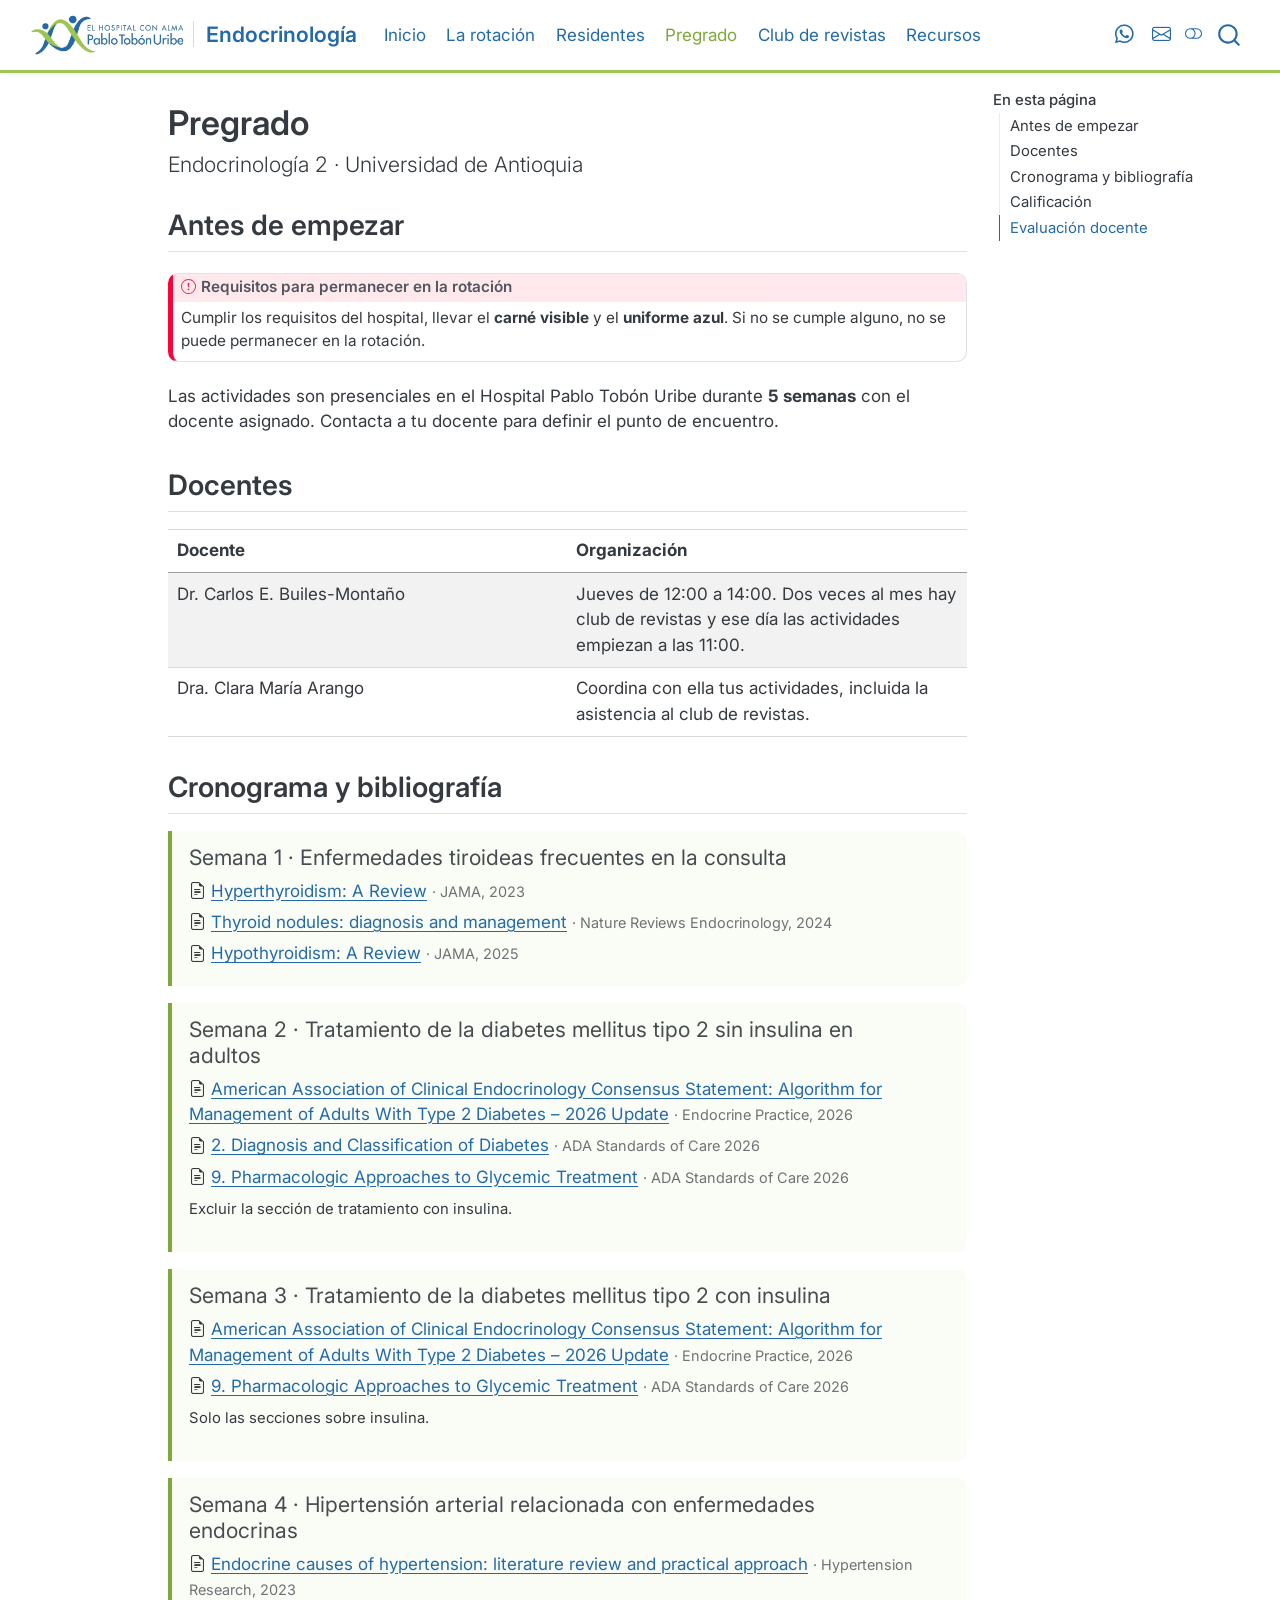
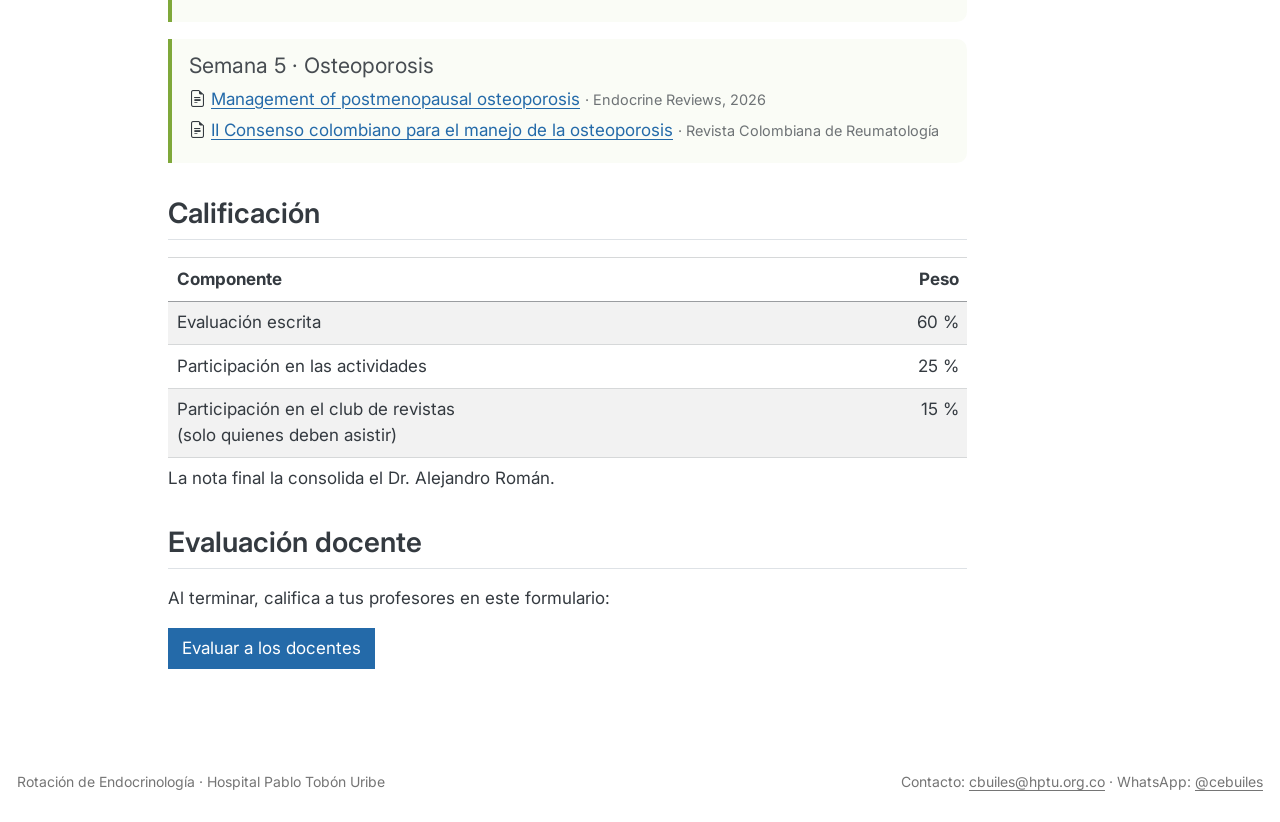
<file: pregrado.html>
<!DOCTYPE html>
<html xmlns="http://www.w3.org/1999/xhtml" lang="es" xml:lang="es"><head>

<meta charset="utf-8">
<meta name="generator" content="quarto-1.11.9">

<meta name="viewport" content="width=device-width, initial-scale=1.0, user-scalable=yes">


<title>Pregrado – Endocrino HPTU</title>
<style>
/* Default styles provided by pandoc.
** See https://pandoc.org/MANUAL.html#variables-for-html for config info.
*/
span.smallcaps{font-variant: small-caps;}
div.columns{display: flex; gap: 1.5em;}
div.column{flex: auto;}
@media screen {
div.columns{gap: min(4vw, 1.5em);}
div.column{overflow-x: auto;}
}
div.hanging-indent{margin-left: 1.5em; text-indent: -1.5em;}
ul.task-list{list-style: none;}
ul.task-list li input[type="checkbox"] {
  width: 0.8em;
  margin: 0 0.8em 0.2em -1em; /* quarto-specific, see https://github.com/quarto-dev/quarto-cli/issues/4556 */ 
  vertical-align: middle;
}
</style>


<script src="site_libs/quarto-nav/quarto-nav.js"></script>
<script src="site_libs/quarto-nav/headroom.min.js"></script>
<script src="site_libs/clipboard/clipboard.min.js"></script>
<script src="site_libs/quarto-search/autocomplete.umd.js"></script>
<script src="site_libs/quarto-search/fuse.min.js"></script>
<script src="site_libs/quarto-search/quarto-search.js"></script>
<meta name="quarto:offset" content="./">
<link href="./assets/icono-hptu.png" rel="icon" type="image/png">
<script src="site_libs/quarto-html/quarto.js" type="module"></script>
<script src="site_libs/quarto-html/tabsets/tabsets.js" type="module"></script>
<script src="site_libs/quarto-html/scrollable-regions/scrollable-regions.js" type="module"></script>
<script src="site_libs/quarto-html/popper.min.js"></script>
<script src="site_libs/quarto-html/tippy.umd.min.js"></script>
<script src="site_libs/quarto-html/anchor.min.js"></script>
<link href="site_libs/quarto-html/tippy.css" rel="stylesheet">
<link href="site_libs/quarto-html/quarto-syntax-highlighting-63b5708e65d6cd79cd7618c58d0c21e7.css" rel="stylesheet" class="quarto-color-scheme" id="quarto-text-highlighting-styles">
<link href="site_libs/quarto-html/quarto-syntax-highlighting-dark-447e42e69aaa9833c0ba1b986f430b20.css" rel="stylesheet" class="quarto-color-scheme quarto-color-alternate" id="quarto-text-highlighting-styles">
<link href="site_libs/quarto-html/quarto-syntax-highlighting-63b5708e65d6cd79cd7618c58d0c21e7.css" rel="stylesheet" class="quarto-color-scheme-extra" id="quarto-text-highlighting-styles">
<script src="site_libs/bootstrap/bootstrap.min.js"></script>
<link href="site_libs/bootstrap/bootstrap-icons.css" rel="stylesheet">
<link href="site_libs/bootstrap/bootstrap-77be9d37ddf85805569cbe0b7a4ace88.min.css" rel="stylesheet" append-hash="true" class="quarto-color-scheme" id="quarto-bootstrap" data-mode="light">
<link href="site_libs/bootstrap/bootstrap-dark-1bc88a5e4342c42f5b8cbad4392a115a.min.css" rel="stylesheet" append-hash="true" class="quarto-color-scheme quarto-color-alternate" id="quarto-bootstrap" data-mode="dark">
<link href="site_libs/bootstrap/bootstrap-77be9d37ddf85805569cbe0b7a4ace88.min.css" rel="stylesheet" append-hash="true" class="quarto-color-scheme-extra" id="quarto-bootstrap" data-mode="light">
<script id="quarto-search-options" type="application/json">{
  "location": "navbar",
  "copy-button": false,
  "collapse-after": 3,
  "panel-placement": "end",
  "type": "overlay",
  "limit": 50,
  "keyboard-shortcut": [
    "f",
    "/",
    "s"
  ],
  "show-item-context": false,
  "language": {
    "search-no-results-text": "No se han encontrado resultados",
    "search-matching-documents-text": "documentos encontrados",
    "search-copy-link-title": "Copiar el enlace en la búsqueda",
    "search-hide-matches-text": "Ocultar resultados adicionales",
    "search-more-match-text": "resultado adicional en este documento",
    "search-more-matches-text": "resultados adicionales en este documento",
    "search-clear-button-title": "Borrar",
    "search-text-placeholder": "",
    "search-detached-cancel-button-title": "Cancelar",
    "search-submit-button-title": "Enviar",
    "search-label": "Buscar"
  }
}</script>
<style>html{ scroll-behavior: smooth; }</style>


</head>

<body class="nav-fixed quarto-light"><a id="quarto-skip-link" class="visually-hidden-focusable" href="#quarto-document-content">Saltar al contenido principal</a><script id="quarto-html-before-body" type="application/javascript">
    const toggleBodyColorMode = (bsSheetEl) => {
      const mode = bsSheetEl.getAttribute("data-mode");
      const bodyEl = window.document.querySelector("body");
      if (mode === "dark") {
        bodyEl.classList.add("quarto-dark");
        bodyEl.classList.remove("quarto-light");
      } else {
        bodyEl.classList.add("quarto-light");
        bodyEl.classList.remove("quarto-dark");
      }
    }
    const toggleBodyColorPrimary = () => {
      const bsSheetEl = window.document.querySelector("link#quarto-bootstrap:not([rel=disabled-stylesheet])");
      if (bsSheetEl) {
        toggleBodyColorMode(bsSheetEl);
      }
    }
    const setColorSchemeToggle = (alternate) => {
      const toggles = window.document.querySelectorAll('.quarto-color-scheme-toggle');
      for (let i=0; i < toggles.length; i++) {
        const toggle = toggles[i];
        if (toggle) {
          toggle.setAttribute("aria-checked", alternate ? "true" : "false");
          if (alternate) {
            toggle.classList.add("alternate");
          } else {
            toggle.classList.remove("alternate");
          }
        }
      }
    };
    const toggleColorMode = (alternate) => {
      // Switch the stylesheets
      const primaryStylesheets = window.document.querySelectorAll('link.quarto-color-scheme:not(.quarto-color-alternate)');
      const alternateStylesheets = window.document.querySelectorAll('link.quarto-color-scheme.quarto-color-alternate');
      manageTransitions('#quarto-margin-sidebar .nav-link', false);
      if (alternate) {
        // note: dark is layered on light, we don't disable primary!
        enableStylesheet(alternateStylesheets);
        for (const sheetNode of alternateStylesheets) {
          if (sheetNode.id === "quarto-bootstrap") {
            toggleBodyColorMode(sheetNode);
          }
        }
      } else {
        disableStylesheet(alternateStylesheets);
        enableStylesheet(primaryStylesheets)
        toggleBodyColorPrimary();
      }
      manageTransitions('#quarto-margin-sidebar .nav-link', true);
      // Switch the toggles
      setColorSchemeToggle(alternate)
    }
    // Hack to workaround the fact that safari doesn't
    // properly recolor the scrollbar when toggling (#1455).
    // Not run on load: stylesheets are set before first paint there, and
    // scrolling would undo the scroll to a URL fragment (#14973).
    // The one pixel nudge keeps the reader where they were.
    const refreshSafariScrollbar = () => {
      if (navigator.userAgent.indexOf('Safari') > 0 && navigator.userAgent.indexOf('Chrome') == -1) {
        manageTransitions("body", false);
        const scrollY = window.scrollY;
        window.scrollTo(0, scrollY > 0 ? scrollY - 1 : 1);
        setTimeout(() => {
          window.scrollTo(0, scrollY);
          manageTransitions("body", true);
        }, 40);
      }
    }
    const disableStylesheet = (stylesheets) => {
      for (let i=0; i < stylesheets.length; i++) {
        const stylesheet = stylesheets[i];
        stylesheet.rel = 'disabled-stylesheet';
      }
    }
    const enableStylesheet = (stylesheets) => {
      for (let i=0; i < stylesheets.length; i++) {
        const stylesheet = stylesheets[i];
        if(stylesheet.rel !== 'stylesheet') { // for Chrome, which will still FOUC without this check
          stylesheet.rel = 'stylesheet';
        }
      }
    }
    const manageTransitions = (selector, allowTransitions) => {
      const els = window.document.querySelectorAll(selector);
      for (let i=0; i < els.length; i++) {
        const el = els[i];
        if (allowTransitions) {
          el.classList.remove('notransition');
        } else {
          el.classList.add('notransition');
        }
      }
    }
    const isFileUrl = () => {
      return window.location.protocol === 'file:';
    }
    const hasAlternateSentinel = () => {
      let styleSentinel = getColorSchemeSentinel();
      if (styleSentinel !== null) {
        return styleSentinel === "alternate";
      } else {
        return false;
      }
    }
    const setStyleSentinel = (alternate) => {
      const value = alternate ? "alternate" : "default";
      if (!isFileUrl()) {
        window.localStorage.setItem("quarto-color-scheme", value);
      } else {
        localAlternateSentinel = value;
      }
    }
    const getColorSchemeSentinel = () => {
      if (!isFileUrl()) {
        const storageValue = window.localStorage.getItem("quarto-color-scheme");
        return storageValue != null ? storageValue : localAlternateSentinel;
      } else {
        return localAlternateSentinel;
      }
    }
    const toggleGiscusIfUsed = (isAlternate, darkModeDefault) => {
      const baseTheme = document.querySelector('#giscus-base-theme')?.value ?? 'light';
      const alternateTheme = document.querySelector('#giscus-alt-theme')?.value ?? 'dark';
      let newTheme = '';
      if(authorPrefersDark) {
        newTheme = isAlternate ? baseTheme : alternateTheme;
      } else {
        newTheme = isAlternate ? alternateTheme : baseTheme;
      }
      const changeGiscusTheme = () => {
        // From: https://github.com/giscus/giscus/issues/336
        const sendMessage = (message) => {
          const iframe = document.querySelector('iframe.giscus-frame');
          if (!iframe) return;
          iframe.contentWindow.postMessage({ giscus: message }, 'https://giscus.app');
        }
        sendMessage({
          setConfig: {
            theme: newTheme
          }
        });
      }
      const isGiscussLoaded = window.document.querySelector('iframe.giscus-frame') !== null;
      if (isGiscussLoaded) {
        changeGiscusTheme();
      }
    };
    const authorPrefersDark = false;
    const darkModeDefault = authorPrefersDark;
      document.querySelector('link#quarto-text-highlighting-styles.quarto-color-scheme-extra').rel = 'disabled-stylesheet';
      document.querySelector('link#quarto-bootstrap.quarto-color-scheme-extra').rel = 'disabled-stylesheet';
    let localAlternateSentinel = darkModeDefault ? 'alternate' : 'default';
    // Dark / light mode switch
    window.quartoToggleColorScheme = () => {
      // Read the current dark / light value
      let toAlternate = !hasAlternateSentinel();
      toggleColorMode(toAlternate);
      refreshSafariScrollbar();
      setStyleSentinel(toAlternate);
      toggleGiscusIfUsed(toAlternate, darkModeDefault);
      window.dispatchEvent(new Event('resize'));
    };
    // Switch to dark mode if need be
    if (hasAlternateSentinel()) {
      toggleColorMode(true);
    } else {
      toggleColorMode(false);
    }
  </script>

<div id="quarto-search-results"></div>
  <header id="quarto-header" class="headroom fixed-top">
    <nav class="navbar navbar-expand-lg " data-bs-theme="dark" aria-label="Sitio web">
      <div class="navbar-container container-fluid">
      <div class="navbar-brand-container mx-auto">
    <a href="./index.html" class="navbar-brand navbar-brand-logo">
    <img src="./assets/logo-hptu.png" alt="Hospital Pablo Tobón Uribe" class="navbar-logo light-content">
    <img src="./assets/logo-hptu.png" alt="Hospital Pablo Tobón Uribe" class="navbar-logo dark-content">
    </a>
    <a class="navbar-brand" href="./index.html">
    <span class="navbar-title">Endocrinología</span>
    </a>
  </div>
          <button class="navbar-toggler" type="button" data-bs-toggle="collapse" data-bs-target="#navbarCollapse" aria-controls="navbarCollapse" aria-expanded="false" aria-label="Navegación de palanca" onclick="if (window.quartoToggleHeadroom) { window.quartoToggleHeadroom(); }">
  <span class="navbar-toggler-icon"></span>
</button>
          <div class="collapse navbar-collapse" id="navbarCollapse">
            <ul class="navbar-nav navbar-nav-scroll me-auto">
  <li class="nav-item">
    <a class="nav-link" href="./index.html"> 
<span class="menu-text">Inicio</span></a>
  </li>  
  <li class="nav-item">
    <a class="nav-link" href="./rotacion.html"> 
<span class="menu-text">La rotación</span></a>
  </li>  
  <li class="nav-item">
    <a class="nav-link" href="./residentes.html"> 
<span class="menu-text">Residentes</span></a>
  </li>  
  <li class="nav-item">
    <a class="nav-link active" href="./pregrado.html" aria-current="page"> 
<span class="menu-text">Pregrado</span></a>
  </li>  
  <li class="nav-item">
    <a class="nav-link" href="./club.html"> 
<span class="menu-text">Club de revistas</span></a>
  </li>  
  <li class="nav-item">
    <a class="nav-link" href="./recursos.html"> 
<span class="menu-text">Recursos</span></a>
  </li>  
</ul>
            <ul class="navbar-nav navbar-nav-scroll ms-auto">
  <li class="nav-item compact">
    <a class="nav-link" href="https://wa.me/cebuiles"> <i class="bi bi-whatsapp" role="img" aria-label="WhatsApp">
</i> 
<span class="menu-text"></span></a>
  </li>  
  <li class="nav-item compact">
    <a class="nav-link" href="mailto:cbuiles@hptu.org.co"> <i class="bi bi-envelope" role="img" aria-label="Correo">
</i> 
<span class="menu-text"></span></a>
  </li>  
</ul>
          </div> <!-- /navcollapse -->
            <div class="quarto-navbar-tools">
  <button type="button" role="switch" aria-checked="false" class="quarto-color-scheme-toggle quarto-navigation-tool  px-1" onclick="window.quartoToggleColorScheme(); return false;" title="Alternar modo oscuro" aria-label="Alternar modo oscuro"><i class="bi"></i></button>
</div>
            <div id="quarto-search" class="" title="Buscar"></div>
      </div> <!-- /container-fluid -->
    </nav>
</header>
<!-- content -->
<div id="quarto-content" class="quarto-container page-columns page-rows-contents page-layout-article page-navbar">
<!-- sidebar -->
<!-- margin-sidebar -->
    <div id="quarto-margin-sidebar" class="sidebar margin-sidebar">
        <nav id="TOC" role="doc-toc" aria-labelledby="toc-title" class="toc-active">
    <h2 id="toc-title">En esta página</h2>
   
  <ul>
  <li><a href="#antes-de-empezar" id="toc-antes-de-empezar" class="nav-link active" data-scroll-target="#antes-de-empezar">Antes de empezar</a></li>
  <li><a href="#docentes" id="toc-docentes" class="nav-link" data-scroll-target="#docentes">Docentes</a></li>
  <li><a href="#cronograma-y-bibliografía" id="toc-cronograma-y-bibliografía" class="nav-link" data-scroll-target="#cronograma-y-bibliografía">Cronograma y bibliografía</a></li>
  <li><a href="#calificación" id="toc-calificación" class="nav-link" data-scroll-target="#calificación">Calificación</a></li>
  <li><a href="#evaluación-docente" id="toc-evaluación-docente" class="nav-link" data-scroll-target="#evaluación-docente">Evaluación docente</a></li>
  </ul>
</nav>
    </div>
<!-- main -->
<main class="content" id="quarto-document-content" tabindex="-1">


<header id="title-block-header" class="quarto-title-block default">
<div class="quarto-title">
<h1 class="title">Pregrado</h1>
<p class="subtitle lead">Endocrinología 2 · Universidad de Antioquia</p>
</div>



<div class="quarto-title-meta">

    
  
    
  </div>
  


</header>


<section id="antes-de-empezar" class="level2">
<h2 class="anchored" data-anchor-id="antes-de-empezar">Antes de empezar</h2>
<div class="callout callout-style-default callout-important callout-titled">
<div class="callout-header d-flex align-content-center">
<div class="callout-icon-container">
<i class="callout-icon"></i>
</div>
<div class="callout-title-container flex-fill">
<span class="screen-reader-only">Importante</span>Requisitos para permanecer en la rotación
</div>
</div>
<div class="callout-body-container callout-body">
<p>Cumplir los requisitos del hospital, llevar el <strong>carné visible</strong> y el <strong>uniforme azul</strong>. Si no se cumple alguno, no se puede permanecer en la rotación.</p>
</div>
</div>
<p>Las actividades son presenciales en el Hospital Pablo Tobón Uribe durante <strong>5 semanas</strong> con el docente asignado. Contacta a tu docente para definir el punto de encuentro.</p>
</section>
<section id="docentes" class="level2">
<h2 class="anchored" data-anchor-id="docentes">Docentes</h2>
<table class="table-striped caption-top table">
<colgroup>
<col style="width: 50%">
<col style="width: 50%">
</colgroup>
<thead>
<tr class="header">
<th>Docente</th>
<th>Organización</th>
</tr>
</thead>
<tbody>
<tr class="odd">
<td>Dr.&nbsp;Carlos E. Builes-Montaño</td>
<td>Jueves de 12:00 a 14:00. Dos veces al mes hay club de revistas y ese día las actividades empiezan a las 11:00.</td>
</tr>
<tr class="even">
<td>Dra. Clara María Arango</td>
<td>Coordina con ella tus actividades, incluida la asistencia al club de revistas.</td>
</tr>
</tbody>
</table>
</section>
<section id="cronograma-y-bibliografía" class="level2">
<h2 class="anchored" data-anchor-id="cronograma-y-bibliografía">Cronograma y bibliografía</h2>
<section id="semana-1-enfermedades-tiroideas-frecuentes-en-la-consulta" class="level4 week-card">
<h4 class="anchored" data-anchor-id="semana-1-enfermedades-tiroideas-frecuentes-en-la-consulta">Semana 1 · Enfermedades tiroideas frecuentes en la consulta</h4>
<div class="reading">
<i class="bi bi-file-earmark-text"></i> <a href="https://jamanetwork.com/journals/jama/article-abstract/2810692">Hyperthyroidism: A Review</a> <span class="journal">· JAMA, 2023</span>
</div>
<div class="reading">
<i class="bi bi-file-earmark-text"></i> <a href="https://www.nature.com/articles/s41574-024-01025-4">Thyroid nodules: diagnosis and management</a> <span class="journal">· Nature Reviews Endocrinology, 2024</span>
</div>
<div class="reading">
<i class="bi bi-file-earmark-text"></i> <a href="https://jamanetwork.com/journals/jama/article-abstract/2838457">Hypothyroidism: A Review</a> <span class="journal">· JAMA, 2025</span>
</div>
</section>
<section id="semana-2-tratamiento-de-la-diabetes-mellitus-tipo-2-sin-insulina-en-adultos" class="level4 week-card">
<h4 class="anchored" data-anchor-id="semana-2-tratamiento-de-la-diabetes-mellitus-tipo-2-sin-insulina-en-adultos">Semana 2 · Tratamiento de la diabetes mellitus tipo 2 sin insulina en adultos</h4>
<div class="reading">
<i class="bi bi-file-earmark-text"></i> <a href="https://www.endocrinepractice.org/article/S1530-891X(26)00022-4/fulltext">American Association of Clinical Endocrinology Consensus Statement: Algorithm for Management of Adults With Type 2 Diabetes – 2026 Update</a> <span class="journal">· Endocrine Practice, 2026</span>
</div>
<div class="reading">
<i class="bi bi-file-earmark-text"></i> <a href="https://diabetesjournals.org/care/article/49/Supplement_1/S27/163926/2-Diagnosis-and-Classification-of-Diabetes">2. Diagnosis and Classification of Diabetes</a> <span class="journal">· ADA Standards of Care 2026</span>
</div>
<div class="reading">
<i class="bi bi-file-earmark-text"></i> <a href="https://diabetesjournals.org/care/article/49/Supplement_1/S183/163934/9-Pharmacologic-Approaches-to-Glycemic-Treatment">9. Pharmacologic Approaches to Glycemic Treatment</a> <span class="journal">· ADA Standards of Care 2026</span>
</div>
<p><small>Excluir la sección de tratamiento con insulina.</small></p>
</section>
<section id="semana-3-tratamiento-de-la-diabetes-mellitus-tipo-2-con-insulina" class="level4 week-card">
<h4 class="anchored" data-anchor-id="semana-3-tratamiento-de-la-diabetes-mellitus-tipo-2-con-insulina">Semana 3 · Tratamiento de la diabetes mellitus tipo 2 con insulina</h4>
<div class="reading">
<i class="bi bi-file-earmark-text"></i> <a href="https://www.endocrinepractice.org/article/S1530-891X(26)00022-4/fulltext">American Association of Clinical Endocrinology Consensus Statement: Algorithm for Management of Adults With Type 2 Diabetes – 2026 Update</a> <span class="journal">· Endocrine Practice, 2026</span>
</div>
<div class="reading">
<i class="bi bi-file-earmark-text"></i> <a href="https://diabetesjournals.org/care/article/49/Supplement_1/S183/163934/9-Pharmacologic-Approaches-to-Glycemic-Treatment">9. Pharmacologic Approaches to Glycemic Treatment</a> <span class="journal">· ADA Standards of Care 2026</span>
</div>
<p><small>Solo las secciones sobre insulina.</small></p>
</section>
<section id="semana-4-hipertensión-arterial-relacionada-con-enfermedades-endocrinas" class="level4 week-card">
<h4 class="anchored" data-anchor-id="semana-4-hipertensión-arterial-relacionada-con-enfermedades-endocrinas">Semana 4 · Hipertensión arterial relacionada con enfermedades endocrinas</h4>
<div class="reading">
<i class="bi bi-file-earmark-text"></i> <a href="https://www.nature.com/articles/s41440-023-01461-1">Endocrine causes of hypertension: literature review and practical approach</a> <span class="journal">· Hypertension Research, 2023</span>
</div>
</section>
<section id="semana-5-osteoporosis" class="level4 week-card">
<h4 class="anchored" data-anchor-id="semana-5-osteoporosis">Semana 5 · Osteoporosis</h4>
<div class="reading">
<i class="bi bi-file-earmark-text"></i> <a href="https://academic.oup.com/edrv/article/47/4/468/8498994">Management of postmenopausal osteoporosis</a> <span class="journal">· Endocrine Reviews, 2026</span>
</div>
<div class="reading">
<i class="bi bi-file-earmark-text"></i> <a href="https://www.elsevier.es/es-revista-revista-colombiana-reumatologia-374-articulo-ii-consenso-colombiano-el-manejo-S012181231830032X">II Consenso colombiano para el manejo de la osteoporosis</a> <span class="journal">· Revista Colombiana de Reumatología</span>
</div>
</section>
</section>
<section id="calificación" class="level2">
<h2 class="anchored" data-anchor-id="calificación">Calificación</h2>
<table class="table-striped caption-top table">
<colgroup>
<col style="width: 42%">
<col style="width: 57%">
</colgroup>
<thead>
<tr class="header">
<th>Componente</th>
<th style="text-align: right;">Peso</th>
</tr>
</thead>
<tbody>
<tr class="odd">
<td>Evaluación escrita</td>
<td style="text-align: right;">60 %</td>
</tr>
<tr class="even">
<td>Participación en las actividades</td>
<td style="text-align: right;">25 %</td>
</tr>
<tr class="odd">
<td>Participación en el club de revistas (solo quienes deben asistir)</td>
<td style="text-align: right;">15 %</td>
</tr>
</tbody>
</table>
<p>La nota final la consolida el Dr.&nbsp;Alejandro Román.</p>
</section>
<section id="evaluación-docente" class="level2">
<h2 class="anchored" data-anchor-id="evaluación-docente">Evaluación docente</h2>
<p>Al terminar, califica a tus profesores en este formulario:</p>
<p><a href="https://forms.gle/tVLpUHrqTUTqyBvu7" class="btn btn-primary">Evaluar a los docentes</a></p>


</section>

</main> <!-- /main -->
<script src="assets/sesiones.js"></script>
<script src="assets/distribucion.js"></script>
<script id="quarto-html-after-body" type="application/javascript">
  window.document.addEventListener("DOMContentLoaded", function (event) {
    // Ensure there is a toggle, if there isn't float one in the top right
    if (window.document.querySelector('.quarto-color-scheme-toggle') === null) {
      const toggle = window.document.createElement('button');
      toggle.type = "button";
      toggle.setAttribute("role", "switch");
      toggle.setAttribute("aria-checked", "false");
      toggle.classList.add('top-right');
      toggle.classList.add('quarto-color-scheme-toggle');
      toggle.setAttribute("aria-label", "Alternar modo oscuro");
      toggle.onclick = function() { try { window.quartoToggleColorScheme(); } catch {} return false; };
      const i = window.document.createElement("i");
      i.classList.add('bi');
      toggle.appendChild(i);
      // Put the toggle in a landmark of its own, so that landmark navigation
      // can reach it.
      //
      // The container is always a fresh direct child of body, and the toggle is
      // never moved into page furniture that the theme or the author controls.
      // The toggle is positioned against the page, so any ancestor that
      // establishes a containing block captures it: a positioned element or a
      // grid for position: absolute, and transform, filter, will-change or
      // contain for position: fixed. A direct child of body has none of these
      // to inherit, and the shift when one appears is silent and visual.
      //
      // ARIA says a document should have at most one banner, and axe reports a
      // duplicate whether or not the banners carry distinct labels. So use a
      // header when the page has no banner yet, and a named region otherwise.
      //
      // A header is a banner wherever it sits, unless it is inside sectioning
      // content, so this cannot just look at the children of body: a custom
      // page layout wraps the title block header in a plain div. An explicit
      // role="banner" always counts.
      const sectioning = 'article, aside, main, nav, section, [role="article"], [role="complementary"], [role="main"], [role="navigation"], [role="region"]';
      const hasBanner = Array.from(
        window.document.querySelectorAll('header:not([role]), [role="banner"]')
      ).some(function(el) {
        return el.hasAttribute("role") || el.closest(sectioning) === null;
      });
      const container = window.document.createElement(hasBanner ? "div" : "header");
      if (hasBanner) {
        container.setAttribute("role", "region");
        container.setAttribute("aria-label", "Alternar modo oscuro");
      }
      container.classList.add('quarto-color-scheme-toggle-container');
      container.appendChild(toggle);
      window.document.body.appendChild(container);
    }
    setColorSchemeToggle(hasAlternateSentinel())
    const icon = "";
    const anchorJS = new window.AnchorJS();
    anchorJS.options = {
      placement: 'right',
      icon: icon
    };
    anchorJS.add('.anchored');
    const isCodeAnnotation = (el) => {
      for (const clz of el.classList) {
        if (clz.startsWith('code-annotation-')) {                     
          return true;
        }
      }
      return false;
    }
    const onCopySuccess = function(e) {
      // button target
      const button = e.trigger;
      // don't keep focus
      button.blur();
      // flash "checked"
      button.classList.add('code-copy-button-checked');
      var currentTitle = button.getAttribute("title");
      button.setAttribute("title", "Copiado");
      let tooltip;
      if (window.bootstrap) {
        button.setAttribute("data-bs-toggle", "tooltip");
        button.setAttribute("data-bs-placement", "left");
        button.setAttribute("data-bs-title", "Copiado");
        tooltip = new bootstrap.Tooltip(button, 
          { trigger: "manual", 
            customClass: "code-copy-button-tooltip",
            offset: [0, -8]});
        tooltip.show();    
      }
      setTimeout(function() {
        if (tooltip) {
          tooltip.hide();
          button.removeAttribute("data-bs-title");
          button.removeAttribute("data-bs-toggle");
          button.removeAttribute("data-bs-placement");
        }
        button.setAttribute("title", currentTitle);
        button.classList.remove('code-copy-button-checked');
      }, 1000);
      // clear code selection
      e.clearSelection();
    }
    const getTextToCopy = function(trigger) {
      const outerScaffold = trigger.parentElement.cloneNode(true);
      const codeEl = outerScaffold.querySelector('code');
      for (const childEl of codeEl.children) {
        if (isCodeAnnotation(childEl)) {
          childEl.remove();
        }
      }
      return codeEl.innerText;
    }
    const clipboard = new window.ClipboardJS('.code-copy-button:not([data-in-quarto-modal])', {
      text: getTextToCopy
    });
    clipboard.on('success', onCopySuccess);
    if (window.document.getElementById('quarto-embedded-source-code-modal')) {
      const clipboardModal = new window.ClipboardJS('.code-copy-button[data-in-quarto-modal]', {
        text: getTextToCopy,
        container: window.document.getElementById('quarto-embedded-source-code-modal')
      });
      clipboardModal.on('success', onCopySuccess);
    }
      var localhostRegex = new RegExp(/^(?:http|https):\/\/localhost\:?[0-9]*\//);
      var mailtoRegex = new RegExp(/^mailto:/);
        var filterRegex = new RegExp("https:\/\/carlosestebanbuiles\.github\.io\/endocrinoHPTU\/");
      const newWindowLabel = "(opens in a new tab)";
      const newWindowNoteId = "quarto-ext-newwindow-label";
      // Links reference one hidden label through aria-describedby, so the
      // announcement never changes their accessible name.
      var describeNewWindow = (link) => {
        if (!window.document.getElementById(newWindowNoteId)) {
          var newWindowNote = window.document.createElement("span");
          newWindowNote.id = newWindowNoteId;
          newWindowNote.hidden = true;
          newWindowNote.textContent = newWindowLabel;
          window.document.body.appendChild(newWindowNote);
        }
        var describedBy = (link.getAttribute("aria-describedby") || "").split(/\s+/).filter(Boolean);
        if (!describedBy.includes(newWindowNoteId)) {
          describedBy.push(newWindowNoteId);
          link.setAttribute("aria-describedby", describedBy.join(" "));
        }
      }
      var isInternal = (href) => {
          return filterRegex.test(href) || localhostRegex.test(href) || mailtoRegex.test(href);
      }
      // Inspect non-navigation links and adorn them if external
      window.quartoDecorateExternalLinks = function (root) {
     var links = (root || window.document).querySelectorAll('a[href]:not(.nav-link):not(.navbar-brand):not(.toc-action):not(.sidebar-link):not(.sidebar-item-toggle):not(.pagination-link):not(.no-external):not([aria-hidden]):not(.dropdown-item):not(.quarto-navigation-tool):not(.about-link)');
      for (var i=0; i<links.length; i++) {
        const link = links[i];
        if (!isInternal(link.href)) {
          // undo the damage that might have been done by quarto-nav.js in the case of
          // links that we want to consider external
          if (link.dataset.originalHref !== undefined) {
            link.href = link.dataset.originalHref;
          }
            // target, if specified
            link.setAttribute("target", "_blank");
            if (link.getAttribute("rel") === null) {
              link.setAttribute("rel", "noopener");
            }
            describeNewWindow(link);
          if (!link.classList.contains('no-external-icon')) {
          }
        }
      }
      };
      window.quartoDecorateExternalLinks(window.document);
    // Esc closes the popup (WCAG 1.4.13) and focus leaving both trigger and
    // popup closes it (WCAG 2.4.11); tippy handles neither for interactive popups.
    const hideOnEscAndFocusOut = {
      name: 'hideOnEscAndFocusOut',
      defaultValue: true,
      fn(instance) {
        const dismiss = () => {
          // A show scheduled by the trigger delay would otherwise reopen it
          instance.clearDelayTimeouts();
          instance.hide();
        };
        const onKeyDown = (event) => {
          if (event.key !== 'Escape') {
            return;
          }
          // Keep Esc from also reaching page handlers (e.g. reveal.js overview),
          // except an open reveal.js slide menu, which Esc should close too.
          // The menu handles keys only when its keyboard option is on.
          const menuHandlesEsc = window.Reveal?.getPlugin?.('menu')?.isOpen() &&
            window.Reveal.getConfig().menu?.keyboard !== false;
          if (!menuHandlesEsc) {
            event.stopPropagation();
          }
          if (instance.popper.contains(window.document.activeElement)) {
            // Disabled while refocusing so the focus trigger does not reopen it
            instance.disable();
            instance.reference.focus();
            instance.enable();
          }
          dismiss();
        };
        const onFocusOut = (event) => {
          const target = event.relatedTarget;
          if (target && !instance.reference.contains(target) &&
              !instance.popper.contains(target)) {
            dismiss();
          }
        };
        // On the trigger too: a click trigger (code-annotations: select) has no
        // blur handling. Attached for the instance's lifetime so leaving the
        // trigger also cancels a show still pending on the trigger delay.
        instance.reference.addEventListener('focusout', onFocusOut);
        return {
          onShow() {
            window.document.addEventListener('keydown', onKeyDown, true);
            instance.popper.addEventListener('focusout', onFocusOut);
          },
          onHide() {
            window.document.removeEventListener('keydown', onKeyDown, true);
            instance.popper.removeEventListener('focusout', onFocusOut);
          },
          onDestroy() {
            instance.reference.removeEventListener('focusout', onFocusOut);
          },
        };
      },
    };
    function tippyHover(el, contentFn, onTriggerFn, onUntriggerFn) {
      const config = {
        allowHTML: true,
        maxWidth: 500,
        delay: 100,
        arrow: false,
        appendTo: function(el) {
            return el.parentElement;
        },
        interactive: true,
        interactiveBorder: 10,
        theme: 'quarto',
        placement: 'bottom-start',
        plugins: [hideOnEscAndFocusOut],
      };
      if (contentFn) {
        config.content = contentFn;
      }
      if (onTriggerFn) {
        config.onTrigger = onTriggerFn;
      }
      if (onUntriggerFn) {
        config.onUntrigger = onUntriggerFn;
      }
      window.tippy(el, config); 
    }
    const noterefs = window.document.querySelectorAll('a[role="doc-noteref"]');
    for (var i=0; i<noterefs.length; i++) {
      const ref = noterefs[i];
      tippyHover(ref, function() {
        // use id or data attribute instead here
        let href = ref.getAttribute('data-footnote-href') || ref.getAttribute('href');
        try { href = new URL(href).hash; } catch {}
        const id = href.replace(/^#\/?/, "");
        const note = window.document.getElementById(id);
        if (note) {
          return note.innerHTML;
        } else {
          return "";
        }
      });
    }
    const xrefs = window.document.querySelectorAll('a.quarto-xref');
    const processXRef = (id, note) => {
      // Strip column container classes
      const stripColumnClz = (el) => {
        el.classList.remove("page-full", "page-columns");
        if (el.children) {
          for (const child of el.children) {
            stripColumnClz(child);
          }
        }
      }
      stripColumnClz(note)
      if (id === null || id.startsWith('sec-')) {
        // Special case sections, only their first couple elements
        const container = document.createElement("div");
        if (note.children && note.children.length > 2) {
          container.appendChild(note.children[0].cloneNode(true));
          for (let i = 1; i < note.children.length; i++) {
            const child = note.children[i];
            if (child.tagName === "P" && child.innerText === "") {
              continue;
            } else {
              container.appendChild(child.cloneNode(true));
              break;
            }
          }
          if (window.Quarto?.typesetMath) {
            window.Quarto.typesetMath(container);
          }
          return container.innerHTML
        } else {
          if (window.Quarto?.typesetMath) {
            window.Quarto.typesetMath(note);
          }
          return note.innerHTML;
        }
      } else {
        // Remove any anchor links if they are present
        const anchorLink = note.querySelector('a.anchorjs-link');
        if (anchorLink) {
          anchorLink.remove();
        }
        if (window.Quarto?.typesetMath) {
          window.Quarto.typesetMath(note);
        }
        if (note.classList.contains("callout")) {
          return note.outerHTML;
        } else {
          return note.innerHTML;
        }
      }
    }
    for (var i=0; i<xrefs.length; i++) {
      const xref = xrefs[i];
      tippyHover(xref, undefined, function(instance) {
        instance.disable();
        let url = xref.getAttribute('href');
        let hash = undefined; 
        if (url.startsWith('#')) {
          hash = url;
        } else {
          try { hash = new URL(url).hash; } catch {}
        }
        if (hash) {
          const id = hash.replace(/^#\/?/, "");
          const note = window.document.getElementById(id);
          if (note !== null) {
            try {
              const html = processXRef(id, note.cloneNode(true));
              instance.setContent(html);
            } finally {
              instance.enable();
              instance.show();
            }
          } else {
            // See if we can fetch this
            fetch(url.split('#')[0])
            .then(res => res.text())
            .then(html => {
              const parser = new DOMParser();
              const htmlDoc = parser.parseFromString(html, "text/html");
              const note = htmlDoc.getElementById(id);
              if (note !== null) {
                const html = processXRef(id, note);
                instance.setContent(html);
              } 
            }).finally(() => {
              instance.enable();
              instance.show();
            });
          }
        } else {
          // See if we can fetch a full url (with no hash to target)
          // This is a special case and we should probably do some content thinning / targeting
          fetch(url)
          .then(res => res.text())
          .then(html => {
            const parser = new DOMParser();
            const htmlDoc = parser.parseFromString(html, "text/html");
            const note = htmlDoc.querySelector('main.content');
            if (note !== null) {
              // This should only happen for chapter cross references
              // (since there is no id in the URL)
              // remove the first header
              if (note.children.length > 0 && note.children[0].tagName === "HEADER") {
                note.children[0].remove();
              }
              const html = processXRef(null, note);
              instance.setContent(html);
            } 
          }).finally(() => {
            instance.enable();
            instance.show();
          });
        }
      }, function(instance) {
      });
    }
        let selectedAnnoteEl;
        const selectorForAnnotation = ( cell, annotation) => {
          let cellAttr = 'data-code-cell="' + cell + '"';
          let lineAttr = 'data-code-annotation="' +  annotation + '"';
          const selector = 'span[' + cellAttr + '][' + lineAttr + ']';
          return selector;
        }
        const selectCodeLines = (annoteEl) => {
          const doc = window.document;
          const targetCell = annoteEl.getAttribute("data-target-cell");
          const targetAnnotation = annoteEl.getAttribute("data-target-annotation");
          const annoteSpan = window.document.querySelector(selectorForAnnotation(targetCell, targetAnnotation));
          const lines = annoteSpan.getAttribute("data-code-lines").split(",");
          const lineIds = lines.map((line) => {
            return targetCell + "-" + line;
          })
          // Each band is positioned against its own containing block, which is
          // not the offsetParent of the lines, so place it from client rects.
          const placeBand = (band, firstEl, lastEl, codeBlock) => {
            const container = band.offsetParent;
            if (container === null) {
              return;
            }
            const containerRect = container.getBoundingClientRect();
            // Reveal.js scales slides with a transform, so convert client
            // pixels back to the CSS pixels of the container.
            const scale = containerRect.height / container.offsetHeight || 1;
            const firstRect = firstEl.getBoundingClientRect();
            const lastRect = lastEl.getBoundingClientRect();
            const top = (firstRect.top - containerRect.top) / scale - container.clientTop + container.scrollTop;
            const height = (lastRect.bottom - firstRect.top) / scale;
            band.style.top = top - 2 + "px";
            band.style.height = height + 4 + "px";
            if (codeBlock) {
              // Without the copy button wrapper, the containing block is wider
              // than the code block, so span the code block explicitly.
              const blockRect = codeBlock.getBoundingClientRect();
              band.style.left = (blockRect.left - containerRect.left) / scale - container.clientLeft + container.scrollLeft + "px";
              band.style.width = blockRect.width / scale + "px";
            }
          };
          if (lineIds.length > 0) {
            const el = window.document.getElementById(lineIds[0]);
            const lastEl = window.document.getElementById(lineIds[lineIds.length - 1]);
            const parent = el.parentElement.parentElement;
            // cook up a div (if necessary) and position it
            let div = window.document.getElementById("code-annotation-line-highlight");
            if (div === null) {
              div = window.document.createElement("div");
              div.setAttribute("id", "code-annotation-line-highlight");
              div.style.position = 'absolute';
              parent.appendChild(div);
            }
            placeBand(div, el, lastEl, parent.closest("div.sourceCode") || parent);
            let gutterDiv = window.document.getElementById("code-annotation-line-highlight-gutter");
            if (gutterDiv === null) {
              gutterDiv = window.document.createElement("div");
              gutterDiv.setAttribute("id", "code-annotation-line-highlight-gutter");
              gutterDiv.style.position = 'absolute';
              const codeCell = window.document.getElementById(targetCell);
              const gutter = codeCell.querySelector('.code-annotation-gutter');
              gutter.appendChild(gutterDiv);
            }
            placeBand(gutterDiv, el, lastEl);
            selectedAnnoteEl = annoteEl;
          }
        };
        const unselectCodeLines = () => {
          const elementsIds = ["code-annotation-line-highlight", "code-annotation-line-highlight-gutter"];
          elementsIds.forEach((elId) => {
            const div = window.document.getElementById(elId);
            if (div) {
              div.remove();
            }
          });
          selectedAnnoteEl = undefined;
        };
          // Handle positioning of the toggle
      window.addEventListener(
        "resize",
        throttle(() => {
          elRect = undefined;
          if (selectedAnnoteEl) {
            selectCodeLines(selectedAnnoteEl);
          }
        }, 10)
      );
      function throttle(fn, ms) {
      let throttle = false;
      let timer;
        return (...args) => {
          if(!throttle) { // first call gets through
              fn.apply(this, args);
              throttle = true;
          } else { // all the others get throttled
              if(timer) clearTimeout(timer); // cancel #2
              timer = setTimeout(() => {
                fn.apply(this, args);
                timer = throttle = false;
              }, ms);
          }
        };
      }
        // Attach click handler to the DT
        const annoteDls = window.document.querySelectorAll('dt[data-target-cell]');
        for (const annoteDlNode of annoteDls) {
          annoteDlNode.addEventListener('click', (event) => {
            const clickedEl = event.target;
            if (clickedEl !== selectedAnnoteEl) {
              unselectCodeLines();
              const activeEl = window.document.querySelector('dt[data-target-cell].code-annotation-active');
              if (activeEl) {
                activeEl.classList.remove('code-annotation-active');
              }
              selectCodeLines(clickedEl);
              clickedEl.classList.add('code-annotation-active');
            } else {
              // Unselect the line
              unselectCodeLines();
              clickedEl.classList.remove('code-annotation-active');
            }
          });
        }
    const findCites = (el) => {
      const parentEl = el.parentElement;
      if (parentEl) {
        const cites = parentEl.dataset.cites;
        if (cites) {
          return {
            el,
            cites: cites.split(' ')
          };
        } else {
          return findCites(el.parentElement)
        }
      } else {
        return undefined;
      }
    };
    var bibliorefs = window.document.querySelectorAll('a[role="doc-biblioref"]');
    for (var i=0; i<bibliorefs.length; i++) {
      const ref = bibliorefs[i];
      const citeInfo = findCites(ref);
      if (citeInfo) {
        tippyHover(citeInfo.el, function() {
          var popup = window.document.createElement('div');
          citeInfo.cites.forEach(function(cite) {
            var citeDiv = window.document.createElement('div');
            citeDiv.classList.add('hanging-indent');
            citeDiv.classList.add('csl-entry');
            var biblioDiv = window.document.getElementById('ref-' + cite);
            if (biblioDiv) {
              citeDiv.innerHTML = biblioDiv.innerHTML;
            }
            popup.appendChild(citeDiv);
          });
          return popup.innerHTML;
        });
      }
    }
  });
  </script>
  <script type="application/javascript">
  window.quartoScrollableRegionsLabels = {"code":"Código desplazable","output":"Salida desplazable"};
  </script>
</div> <!-- /content -->
<footer class="footer">
  <div class="nav-footer">
    <div class="nav-footer-left">
<p>Rotación de Endocrinología · Hospital Pablo Tobón Uribe</p>
</div>   
    <div class="nav-footer-center">
      &nbsp;
    </div>
    <div class="nav-footer-right">
<p>Contacto: <a href="mailto:cbuiles@hptu.org.co">cbuiles@hptu.org.co</a> · WhatsApp: <a href="https://wa.me/cebuiles"><span class="citation" data-cites="cebuiles">@cebuiles</span></a></p>
</div>
  </div>
</footer>




<script src="site_libs/quarto-html/zenscroll-min.js"></script>
</body></html>
</file>
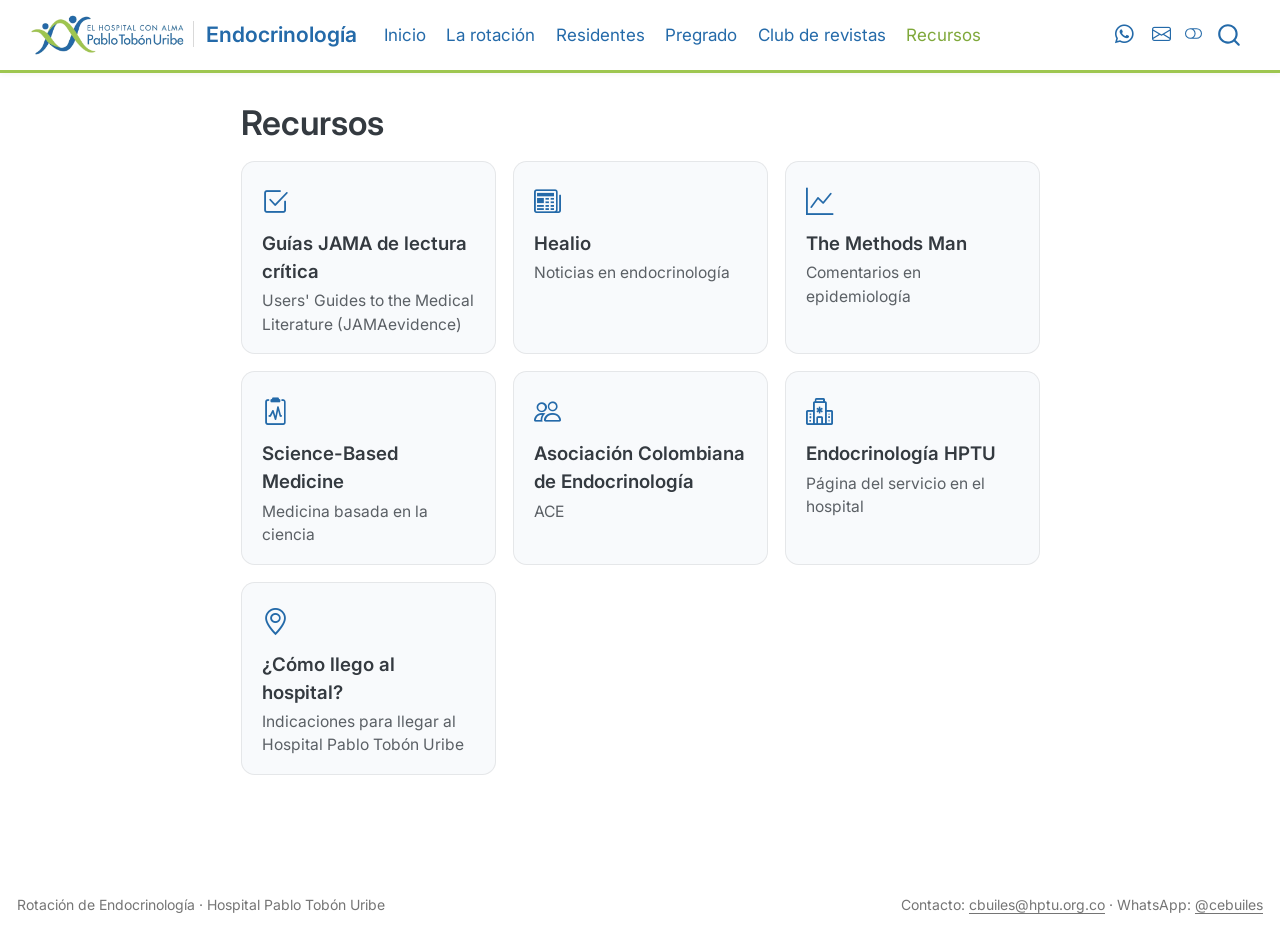
<file: recursos.html>
<!DOCTYPE html>
<html xmlns="http://www.w3.org/1999/xhtml" lang="es" xml:lang="es"><head>

<meta charset="utf-8">
<meta name="generator" content="quarto-1.11.9">

<meta name="viewport" content="width=device-width, initial-scale=1.0, user-scalable=yes">


<title>Recursos – Endocrino HPTU</title>
<style>
/* Default styles provided by pandoc.
** See https://pandoc.org/MANUAL.html#variables-for-html for config info.
*/
span.smallcaps{font-variant: small-caps;}
div.columns{display: flex; gap: 1.5em;}
div.column{flex: auto;}
@media screen {
div.columns{gap: min(4vw, 1.5em);}
div.column{overflow-x: auto;}
}
div.hanging-indent{margin-left: 1.5em; text-indent: -1.5em;}
ul.task-list{list-style: none;}
ul.task-list li input[type="checkbox"] {
  width: 0.8em;
  margin: 0 0.8em 0.2em -1em; /* quarto-specific, see https://github.com/quarto-dev/quarto-cli/issues/4556 */ 
  vertical-align: middle;
}
</style>


<script src="site_libs/quarto-nav/quarto-nav.js"></script>
<script src="site_libs/quarto-nav/headroom.min.js"></script>
<script src="site_libs/clipboard/clipboard.min.js"></script>
<script src="site_libs/quarto-search/autocomplete.umd.js"></script>
<script src="site_libs/quarto-search/fuse.min.js"></script>
<script src="site_libs/quarto-search/quarto-search.js"></script>
<meta name="quarto:offset" content="./">
<link href="./assets/icono-hptu.png" rel="icon" type="image/png">
<script src="site_libs/quarto-html/quarto.js" type="module"></script>
<script src="site_libs/quarto-html/tabsets/tabsets.js" type="module"></script>
<script src="site_libs/quarto-html/scrollable-regions/scrollable-regions.js" type="module"></script>
<script src="site_libs/quarto-html/popper.min.js"></script>
<script src="site_libs/quarto-html/tippy.umd.min.js"></script>
<script src="site_libs/quarto-html/anchor.min.js"></script>
<link href="site_libs/quarto-html/tippy.css" rel="stylesheet">
<link href="site_libs/quarto-html/quarto-syntax-highlighting-63b5708e65d6cd79cd7618c58d0c21e7.css" rel="stylesheet" class="quarto-color-scheme" id="quarto-text-highlighting-styles">
<link href="site_libs/quarto-html/quarto-syntax-highlighting-dark-447e42e69aaa9833c0ba1b986f430b20.css" rel="stylesheet" class="quarto-color-scheme quarto-color-alternate" id="quarto-text-highlighting-styles">
<link href="site_libs/quarto-html/quarto-syntax-highlighting-63b5708e65d6cd79cd7618c58d0c21e7.css" rel="stylesheet" class="quarto-color-scheme-extra" id="quarto-text-highlighting-styles">
<script src="site_libs/bootstrap/bootstrap.min.js"></script>
<link href="site_libs/bootstrap/bootstrap-icons.css" rel="stylesheet">
<link href="site_libs/bootstrap/bootstrap-77be9d37ddf85805569cbe0b7a4ace88.min.css" rel="stylesheet" append-hash="true" class="quarto-color-scheme" id="quarto-bootstrap" data-mode="light">
<link href="site_libs/bootstrap/bootstrap-dark-1bc88a5e4342c42f5b8cbad4392a115a.min.css" rel="stylesheet" append-hash="true" class="quarto-color-scheme quarto-color-alternate" id="quarto-bootstrap" data-mode="dark">
<link href="site_libs/bootstrap/bootstrap-77be9d37ddf85805569cbe0b7a4ace88.min.css" rel="stylesheet" append-hash="true" class="quarto-color-scheme-extra" id="quarto-bootstrap" data-mode="light">
<script id="quarto-search-options" type="application/json">{
  "location": "navbar",
  "copy-button": false,
  "collapse-after": 3,
  "panel-placement": "end",
  "type": "overlay",
  "limit": 50,
  "keyboard-shortcut": [
    "f",
    "/",
    "s"
  ],
  "show-item-context": false,
  "language": {
    "search-no-results-text": "No se han encontrado resultados",
    "search-matching-documents-text": "documentos encontrados",
    "search-copy-link-title": "Copiar el enlace en la búsqueda",
    "search-hide-matches-text": "Ocultar resultados adicionales",
    "search-more-match-text": "resultado adicional en este documento",
    "search-more-matches-text": "resultados adicionales en este documento",
    "search-clear-button-title": "Borrar",
    "search-text-placeholder": "",
    "search-detached-cancel-button-title": "Cancelar",
    "search-submit-button-title": "Enviar",
    "search-label": "Buscar"
  }
}</script>
<style>html{ scroll-behavior: smooth; }</style>


</head>

<body class="nav-fixed fullcontent quarto-light"><a id="quarto-skip-link" class="visually-hidden-focusable" href="#quarto-document-content">Saltar al contenido principal</a><script id="quarto-html-before-body" type="application/javascript">
    const toggleBodyColorMode = (bsSheetEl) => {
      const mode = bsSheetEl.getAttribute("data-mode");
      const bodyEl = window.document.querySelector("body");
      if (mode === "dark") {
        bodyEl.classList.add("quarto-dark");
        bodyEl.classList.remove("quarto-light");
      } else {
        bodyEl.classList.add("quarto-light");
        bodyEl.classList.remove("quarto-dark");
      }
    }
    const toggleBodyColorPrimary = () => {
      const bsSheetEl = window.document.querySelector("link#quarto-bootstrap:not([rel=disabled-stylesheet])");
      if (bsSheetEl) {
        toggleBodyColorMode(bsSheetEl);
      }
    }
    const setColorSchemeToggle = (alternate) => {
      const toggles = window.document.querySelectorAll('.quarto-color-scheme-toggle');
      for (let i=0; i < toggles.length; i++) {
        const toggle = toggles[i];
        if (toggle) {
          toggle.setAttribute("aria-checked", alternate ? "true" : "false");
          if (alternate) {
            toggle.classList.add("alternate");
          } else {
            toggle.classList.remove("alternate");
          }
        }
      }
    };
    const toggleColorMode = (alternate) => {
      // Switch the stylesheets
      const primaryStylesheets = window.document.querySelectorAll('link.quarto-color-scheme:not(.quarto-color-alternate)');
      const alternateStylesheets = window.document.querySelectorAll('link.quarto-color-scheme.quarto-color-alternate');
      manageTransitions('#quarto-margin-sidebar .nav-link', false);
      if (alternate) {
        // note: dark is layered on light, we don't disable primary!
        enableStylesheet(alternateStylesheets);
        for (const sheetNode of alternateStylesheets) {
          if (sheetNode.id === "quarto-bootstrap") {
            toggleBodyColorMode(sheetNode);
          }
        }
      } else {
        disableStylesheet(alternateStylesheets);
        enableStylesheet(primaryStylesheets)
        toggleBodyColorPrimary();
      }
      manageTransitions('#quarto-margin-sidebar .nav-link', true);
      // Switch the toggles
      setColorSchemeToggle(alternate)
    }
    // Hack to workaround the fact that safari doesn't
    // properly recolor the scrollbar when toggling (#1455).
    // Not run on load: stylesheets are set before first paint there, and
    // scrolling would undo the scroll to a URL fragment (#14973).
    // The one pixel nudge keeps the reader where they were.
    const refreshSafariScrollbar = () => {
      if (navigator.userAgent.indexOf('Safari') > 0 && navigator.userAgent.indexOf('Chrome') == -1) {
        manageTransitions("body", false);
        const scrollY = window.scrollY;
        window.scrollTo(0, scrollY > 0 ? scrollY - 1 : 1);
        setTimeout(() => {
          window.scrollTo(0, scrollY);
          manageTransitions("body", true);
        }, 40);
      }
    }
    const disableStylesheet = (stylesheets) => {
      for (let i=0; i < stylesheets.length; i++) {
        const stylesheet = stylesheets[i];
        stylesheet.rel = 'disabled-stylesheet';
      }
    }
    const enableStylesheet = (stylesheets) => {
      for (let i=0; i < stylesheets.length; i++) {
        const stylesheet = stylesheets[i];
        if(stylesheet.rel !== 'stylesheet') { // for Chrome, which will still FOUC without this check
          stylesheet.rel = 'stylesheet';
        }
      }
    }
    const manageTransitions = (selector, allowTransitions) => {
      const els = window.document.querySelectorAll(selector);
      for (let i=0; i < els.length; i++) {
        const el = els[i];
        if (allowTransitions) {
          el.classList.remove('notransition');
        } else {
          el.classList.add('notransition');
        }
      }
    }
    const isFileUrl = () => {
      return window.location.protocol === 'file:';
    }
    const hasAlternateSentinel = () => {
      let styleSentinel = getColorSchemeSentinel();
      if (styleSentinel !== null) {
        return styleSentinel === "alternate";
      } else {
        return false;
      }
    }
    const setStyleSentinel = (alternate) => {
      const value = alternate ? "alternate" : "default";
      if (!isFileUrl()) {
        window.localStorage.setItem("quarto-color-scheme", value);
      } else {
        localAlternateSentinel = value;
      }
    }
    const getColorSchemeSentinel = () => {
      if (!isFileUrl()) {
        const storageValue = window.localStorage.getItem("quarto-color-scheme");
        return storageValue != null ? storageValue : localAlternateSentinel;
      } else {
        return localAlternateSentinel;
      }
    }
    const toggleGiscusIfUsed = (isAlternate, darkModeDefault) => {
      const baseTheme = document.querySelector('#giscus-base-theme')?.value ?? 'light';
      const alternateTheme = document.querySelector('#giscus-alt-theme')?.value ?? 'dark';
      let newTheme = '';
      if(authorPrefersDark) {
        newTheme = isAlternate ? baseTheme : alternateTheme;
      } else {
        newTheme = isAlternate ? alternateTheme : baseTheme;
      }
      const changeGiscusTheme = () => {
        // From: https://github.com/giscus/giscus/issues/336
        const sendMessage = (message) => {
          const iframe = document.querySelector('iframe.giscus-frame');
          if (!iframe) return;
          iframe.contentWindow.postMessage({ giscus: message }, 'https://giscus.app');
        }
        sendMessage({
          setConfig: {
            theme: newTheme
          }
        });
      }
      const isGiscussLoaded = window.document.querySelector('iframe.giscus-frame') !== null;
      if (isGiscussLoaded) {
        changeGiscusTheme();
      }
    };
    const authorPrefersDark = false;
    const darkModeDefault = authorPrefersDark;
      document.querySelector('link#quarto-text-highlighting-styles.quarto-color-scheme-extra').rel = 'disabled-stylesheet';
      document.querySelector('link#quarto-bootstrap.quarto-color-scheme-extra').rel = 'disabled-stylesheet';
    let localAlternateSentinel = darkModeDefault ? 'alternate' : 'default';
    // Dark / light mode switch
    window.quartoToggleColorScheme = () => {
      // Read the current dark / light value
      let toAlternate = !hasAlternateSentinel();
      toggleColorMode(toAlternate);
      refreshSafariScrollbar();
      setStyleSentinel(toAlternate);
      toggleGiscusIfUsed(toAlternate, darkModeDefault);
      window.dispatchEvent(new Event('resize'));
    };
    // Switch to dark mode if need be
    if (hasAlternateSentinel()) {
      toggleColorMode(true);
    } else {
      toggleColorMode(false);
    }
  </script>

<div id="quarto-search-results"></div>
  <header id="quarto-header" class="headroom fixed-top">
    <nav class="navbar navbar-expand-lg " data-bs-theme="dark" aria-label="Sitio web">
      <div class="navbar-container container-fluid">
      <div class="navbar-brand-container mx-auto">
    <a href="./index.html" class="navbar-brand navbar-brand-logo">
    <img src="./assets/logo-hptu.png" alt="Hospital Pablo Tobón Uribe" class="navbar-logo light-content">
    <img src="./assets/logo-hptu.png" alt="Hospital Pablo Tobón Uribe" class="navbar-logo dark-content">
    </a>
    <a class="navbar-brand" href="./index.html">
    <span class="navbar-title">Endocrinología</span>
    </a>
  </div>
          <button class="navbar-toggler" type="button" data-bs-toggle="collapse" data-bs-target="#navbarCollapse" aria-controls="navbarCollapse" aria-expanded="false" aria-label="Navegación de palanca" onclick="if (window.quartoToggleHeadroom) { window.quartoToggleHeadroom(); }">
  <span class="navbar-toggler-icon"></span>
</button>
          <div class="collapse navbar-collapse" id="navbarCollapse">
            <ul class="navbar-nav navbar-nav-scroll me-auto">
  <li class="nav-item">
    <a class="nav-link" href="./index.html"> 
<span class="menu-text">Inicio</span></a>
  </li>  
  <li class="nav-item">
    <a class="nav-link" href="./rotacion.html"> 
<span class="menu-text">La rotación</span></a>
  </li>  
  <li class="nav-item">
    <a class="nav-link" href="./residentes.html"> 
<span class="menu-text">Residentes</span></a>
  </li>  
  <li class="nav-item">
    <a class="nav-link" href="./pregrado.html"> 
<span class="menu-text">Pregrado</span></a>
  </li>  
  <li class="nav-item">
    <a class="nav-link" href="./club.html"> 
<span class="menu-text">Club de revistas</span></a>
  </li>  
  <li class="nav-item">
    <a class="nav-link active" href="./recursos.html" aria-current="page"> 
<span class="menu-text">Recursos</span></a>
  </li>  
</ul>
            <ul class="navbar-nav navbar-nav-scroll ms-auto">
  <li class="nav-item compact">
    <a class="nav-link" href="https://wa.me/cebuiles"> <i class="bi bi-whatsapp" role="img" aria-label="WhatsApp">
</i> 
<span class="menu-text"></span></a>
  </li>  
  <li class="nav-item compact">
    <a class="nav-link" href="mailto:cbuiles@hptu.org.co"> <i class="bi bi-envelope" role="img" aria-label="Correo">
</i> 
<span class="menu-text"></span></a>
  </li>  
</ul>
          </div> <!-- /navcollapse -->
            <div class="quarto-navbar-tools">
  <button type="button" role="switch" aria-checked="false" class="quarto-color-scheme-toggle quarto-navigation-tool  px-1" onclick="window.quartoToggleColorScheme(); return false;" title="Alternar modo oscuro" aria-label="Alternar modo oscuro"><i class="bi"></i></button>
</div>
            <div id="quarto-search" class="" title="Buscar"></div>
      </div> <!-- /container-fluid -->
    </nav>
</header>
<!-- content -->
<div id="quarto-content" class="quarto-container page-columns page-rows-contents page-layout-article page-navbar">
<!-- sidebar -->
<!-- margin-sidebar -->
    
<!-- main -->
<main class="content" id="quarto-document-content" tabindex="-1">


<header id="title-block-header" class="quarto-title-block default">
<div class="quarto-title">
<h1 class="title">Recursos</h1>
</div>



<div class="quarto-title-meta">

    
  
    
  </div>
  


</header>


<div class="card-grid">
<a class="tile" href="http://www.jamaevidence.com/">
<div class="tile-icon"><i class="bi bi-check2-square"></i></div>
<div class="tile-title">Guías JAMA de lectura crítica</div>
<div class="tile-text">Users' Guides to the Medical Literature (JAMAevidence)</div>
</a>
<a class="tile" href="https://www.healio.com/news/endocrinology">
<div class="tile-icon"><i class="bi bi-newspaper"></i></div>
<div class="tile-title">Healio</div>
<div class="tile-text">Noticias en endocrinología</div>
</a>
<a class="tile" href="https://www.methodsman.com/">
<div class="tile-icon"><i class="bi bi-graph-up"></i></div>
<div class="tile-title">The Methods Man</div>
<div class="tile-text">Comentarios en epidemiología</div>
</a>
<a class="tile" href="https://sciencebasedmedicine.org/">
<div class="tile-icon"><i class="bi bi-clipboard2-pulse"></i></div>
<div class="tile-title">Science-Based Medicine</div>
<div class="tile-text">Medicina basada en la ciencia</div>
</a>
<a class="tile" href="https://www.endocrino.org.co/">
<div class="tile-icon"><i class="bi bi-people"></i></div>
<div class="tile-title">Asociación Colombiana de Endocrinología</div>
<div class="tile-text">ACE</div>
</a>
<a class="tile" href="https://www.hptu.org.co/endocrinolog%C3%ADa.html">
<div class="tile-icon"><i class="bi bi-hospital"></i></div>
<div class="tile-title">Endocrinología HPTU</div>
<div class="tile-text">Página del servicio en el hospital</div>
</a>
<a class="tile" href="https://www.hptu.org.co/%C2%BFc%C3%B3mo-llego-al-hospital-pablo-tob%C3%B3n-uribe.html">
<div class="tile-icon"><i class="bi bi-geo-alt"></i></div>
<div class="tile-title">¿Cómo llego al hospital?</div>
<div class="tile-text">Indicaciones para llegar al Hospital Pablo Tobón Uribe</div>
</a>
</div>



</main> <!-- /main -->
<script src="assets/sesiones.js"></script>
<script src="assets/distribucion.js"></script>
<script id="quarto-html-after-body" type="application/javascript">
  window.document.addEventListener("DOMContentLoaded", function (event) {
    // Ensure there is a toggle, if there isn't float one in the top right
    if (window.document.querySelector('.quarto-color-scheme-toggle') === null) {
      const toggle = window.document.createElement('button');
      toggle.type = "button";
      toggle.setAttribute("role", "switch");
      toggle.setAttribute("aria-checked", "false");
      toggle.classList.add('top-right');
      toggle.classList.add('quarto-color-scheme-toggle');
      toggle.setAttribute("aria-label", "Alternar modo oscuro");
      toggle.onclick = function() { try { window.quartoToggleColorScheme(); } catch {} return false; };
      const i = window.document.createElement("i");
      i.classList.add('bi');
      toggle.appendChild(i);
      // Put the toggle in a landmark of its own, so that landmark navigation
      // can reach it.
      //
      // The container is always a fresh direct child of body, and the toggle is
      // never moved into page furniture that the theme or the author controls.
      // The toggle is positioned against the page, so any ancestor that
      // establishes a containing block captures it: a positioned element or a
      // grid for position: absolute, and transform, filter, will-change or
      // contain for position: fixed. A direct child of body has none of these
      // to inherit, and the shift when one appears is silent and visual.
      //
      // ARIA says a document should have at most one banner, and axe reports a
      // duplicate whether or not the banners carry distinct labels. So use a
      // header when the page has no banner yet, and a named region otherwise.
      //
      // A header is a banner wherever it sits, unless it is inside sectioning
      // content, so this cannot just look at the children of body: a custom
      // page layout wraps the title block header in a plain div. An explicit
      // role="banner" always counts.
      const sectioning = 'article, aside, main, nav, section, [role="article"], [role="complementary"], [role="main"], [role="navigation"], [role="region"]';
      const hasBanner = Array.from(
        window.document.querySelectorAll('header:not([role]), [role="banner"]')
      ).some(function(el) {
        return el.hasAttribute("role") || el.closest(sectioning) === null;
      });
      const container = window.document.createElement(hasBanner ? "div" : "header");
      if (hasBanner) {
        container.setAttribute("role", "region");
        container.setAttribute("aria-label", "Alternar modo oscuro");
      }
      container.classList.add('quarto-color-scheme-toggle-container');
      container.appendChild(toggle);
      window.document.body.appendChild(container);
    }
    setColorSchemeToggle(hasAlternateSentinel())
    const icon = "";
    const anchorJS = new window.AnchorJS();
    anchorJS.options = {
      placement: 'right',
      icon: icon
    };
    anchorJS.add('.anchored');
    const isCodeAnnotation = (el) => {
      for (const clz of el.classList) {
        if (clz.startsWith('code-annotation-')) {                     
          return true;
        }
      }
      return false;
    }
    const onCopySuccess = function(e) {
      // button target
      const button = e.trigger;
      // don't keep focus
      button.blur();
      // flash "checked"
      button.classList.add('code-copy-button-checked');
      var currentTitle = button.getAttribute("title");
      button.setAttribute("title", "Copiado");
      let tooltip;
      if (window.bootstrap) {
        button.setAttribute("data-bs-toggle", "tooltip");
        button.setAttribute("data-bs-placement", "left");
        button.setAttribute("data-bs-title", "Copiado");
        tooltip = new bootstrap.Tooltip(button, 
          { trigger: "manual", 
            customClass: "code-copy-button-tooltip",
            offset: [0, -8]});
        tooltip.show();    
      }
      setTimeout(function() {
        if (tooltip) {
          tooltip.hide();
          button.removeAttribute("data-bs-title");
          button.removeAttribute("data-bs-toggle");
          button.removeAttribute("data-bs-placement");
        }
        button.setAttribute("title", currentTitle);
        button.classList.remove('code-copy-button-checked');
      }, 1000);
      // clear code selection
      e.clearSelection();
    }
    const getTextToCopy = function(trigger) {
      const outerScaffold = trigger.parentElement.cloneNode(true);
      const codeEl = outerScaffold.querySelector('code');
      for (const childEl of codeEl.children) {
        if (isCodeAnnotation(childEl)) {
          childEl.remove();
        }
      }
      return codeEl.innerText;
    }
    const clipboard = new window.ClipboardJS('.code-copy-button:not([data-in-quarto-modal])', {
      text: getTextToCopy
    });
    clipboard.on('success', onCopySuccess);
    if (window.document.getElementById('quarto-embedded-source-code-modal')) {
      const clipboardModal = new window.ClipboardJS('.code-copy-button[data-in-quarto-modal]', {
        text: getTextToCopy,
        container: window.document.getElementById('quarto-embedded-source-code-modal')
      });
      clipboardModal.on('success', onCopySuccess);
    }
      var localhostRegex = new RegExp(/^(?:http|https):\/\/localhost\:?[0-9]*\//);
      var mailtoRegex = new RegExp(/^mailto:/);
        var filterRegex = new RegExp("https:\/\/carlosestebanbuiles\.github\.io\/endocrinoHPTU\/");
      const newWindowLabel = "(opens in a new tab)";
      const newWindowNoteId = "quarto-ext-newwindow-label";
      // Links reference one hidden label through aria-describedby, so the
      // announcement never changes their accessible name.
      var describeNewWindow = (link) => {
        if (!window.document.getElementById(newWindowNoteId)) {
          var newWindowNote = window.document.createElement("span");
          newWindowNote.id = newWindowNoteId;
          newWindowNote.hidden = true;
          newWindowNote.textContent = newWindowLabel;
          window.document.body.appendChild(newWindowNote);
        }
        var describedBy = (link.getAttribute("aria-describedby") || "").split(/\s+/).filter(Boolean);
        if (!describedBy.includes(newWindowNoteId)) {
          describedBy.push(newWindowNoteId);
          link.setAttribute("aria-describedby", describedBy.join(" "));
        }
      }
      var isInternal = (href) => {
          return filterRegex.test(href) || localhostRegex.test(href) || mailtoRegex.test(href);
      }
      // Inspect non-navigation links and adorn them if external
      window.quartoDecorateExternalLinks = function (root) {
     var links = (root || window.document).querySelectorAll('a[href]:not(.nav-link):not(.navbar-brand):not(.toc-action):not(.sidebar-link):not(.sidebar-item-toggle):not(.pagination-link):not(.no-external):not([aria-hidden]):not(.dropdown-item):not(.quarto-navigation-tool):not(.about-link)');
      for (var i=0; i<links.length; i++) {
        const link = links[i];
        if (!isInternal(link.href)) {
          // undo the damage that might have been done by quarto-nav.js in the case of
          // links that we want to consider external
          if (link.dataset.originalHref !== undefined) {
            link.href = link.dataset.originalHref;
          }
            // target, if specified
            link.setAttribute("target", "_blank");
            if (link.getAttribute("rel") === null) {
              link.setAttribute("rel", "noopener");
            }
            describeNewWindow(link);
          if (!link.classList.contains('no-external-icon')) {
          }
        }
      }
      };
      window.quartoDecorateExternalLinks(window.document);
    // Esc closes the popup (WCAG 1.4.13) and focus leaving both trigger and
    // popup closes it (WCAG 2.4.11); tippy handles neither for interactive popups.
    const hideOnEscAndFocusOut = {
      name: 'hideOnEscAndFocusOut',
      defaultValue: true,
      fn(instance) {
        const dismiss = () => {
          // A show scheduled by the trigger delay would otherwise reopen it
          instance.clearDelayTimeouts();
          instance.hide();
        };
        const onKeyDown = (event) => {
          if (event.key !== 'Escape') {
            return;
          }
          // Keep Esc from also reaching page handlers (e.g. reveal.js overview),
          // except an open reveal.js slide menu, which Esc should close too.
          // The menu handles keys only when its keyboard option is on.
          const menuHandlesEsc = window.Reveal?.getPlugin?.('menu')?.isOpen() &&
            window.Reveal.getConfig().menu?.keyboard !== false;
          if (!menuHandlesEsc) {
            event.stopPropagation();
          }
          if (instance.popper.contains(window.document.activeElement)) {
            // Disabled while refocusing so the focus trigger does not reopen it
            instance.disable();
            instance.reference.focus();
            instance.enable();
          }
          dismiss();
        };
        const onFocusOut = (event) => {
          const target = event.relatedTarget;
          if (target && !instance.reference.contains(target) &&
              !instance.popper.contains(target)) {
            dismiss();
          }
        };
        // On the trigger too: a click trigger (code-annotations: select) has no
        // blur handling. Attached for the instance's lifetime so leaving the
        // trigger also cancels a show still pending on the trigger delay.
        instance.reference.addEventListener('focusout', onFocusOut);
        return {
          onShow() {
            window.document.addEventListener('keydown', onKeyDown, true);
            instance.popper.addEventListener('focusout', onFocusOut);
          },
          onHide() {
            window.document.removeEventListener('keydown', onKeyDown, true);
            instance.popper.removeEventListener('focusout', onFocusOut);
          },
          onDestroy() {
            instance.reference.removeEventListener('focusout', onFocusOut);
          },
        };
      },
    };
    function tippyHover(el, contentFn, onTriggerFn, onUntriggerFn) {
      const config = {
        allowHTML: true,
        maxWidth: 500,
        delay: 100,
        arrow: false,
        appendTo: function(el) {
            return el.parentElement;
        },
        interactive: true,
        interactiveBorder: 10,
        theme: 'quarto',
        placement: 'bottom-start',
        plugins: [hideOnEscAndFocusOut],
      };
      if (contentFn) {
        config.content = contentFn;
      }
      if (onTriggerFn) {
        config.onTrigger = onTriggerFn;
      }
      if (onUntriggerFn) {
        config.onUntrigger = onUntriggerFn;
      }
      window.tippy(el, config); 
    }
    const noterefs = window.document.querySelectorAll('a[role="doc-noteref"]');
    for (var i=0; i<noterefs.length; i++) {
      const ref = noterefs[i];
      tippyHover(ref, function() {
        // use id or data attribute instead here
        let href = ref.getAttribute('data-footnote-href') || ref.getAttribute('href');
        try { href = new URL(href).hash; } catch {}
        const id = href.replace(/^#\/?/, "");
        const note = window.document.getElementById(id);
        if (note) {
          return note.innerHTML;
        } else {
          return "";
        }
      });
    }
    const xrefs = window.document.querySelectorAll('a.quarto-xref');
    const processXRef = (id, note) => {
      // Strip column container classes
      const stripColumnClz = (el) => {
        el.classList.remove("page-full", "page-columns");
        if (el.children) {
          for (const child of el.children) {
            stripColumnClz(child);
          }
        }
      }
      stripColumnClz(note)
      if (id === null || id.startsWith('sec-')) {
        // Special case sections, only their first couple elements
        const container = document.createElement("div");
        if (note.children && note.children.length > 2) {
          container.appendChild(note.children[0].cloneNode(true));
          for (let i = 1; i < note.children.length; i++) {
            const child = note.children[i];
            if (child.tagName === "P" && child.innerText === "") {
              continue;
            } else {
              container.appendChild(child.cloneNode(true));
              break;
            }
          }
          if (window.Quarto?.typesetMath) {
            window.Quarto.typesetMath(container);
          }
          return container.innerHTML
        } else {
          if (window.Quarto?.typesetMath) {
            window.Quarto.typesetMath(note);
          }
          return note.innerHTML;
        }
      } else {
        // Remove any anchor links if they are present
        const anchorLink = note.querySelector('a.anchorjs-link');
        if (anchorLink) {
          anchorLink.remove();
        }
        if (window.Quarto?.typesetMath) {
          window.Quarto.typesetMath(note);
        }
        if (note.classList.contains("callout")) {
          return note.outerHTML;
        } else {
          return note.innerHTML;
        }
      }
    }
    for (var i=0; i<xrefs.length; i++) {
      const xref = xrefs[i];
      tippyHover(xref, undefined, function(instance) {
        instance.disable();
        let url = xref.getAttribute('href');
        let hash = undefined; 
        if (url.startsWith('#')) {
          hash = url;
        } else {
          try { hash = new URL(url).hash; } catch {}
        }
        if (hash) {
          const id = hash.replace(/^#\/?/, "");
          const note = window.document.getElementById(id);
          if (note !== null) {
            try {
              const html = processXRef(id, note.cloneNode(true));
              instance.setContent(html);
            } finally {
              instance.enable();
              instance.show();
            }
          } else {
            // See if we can fetch this
            fetch(url.split('#')[0])
            .then(res => res.text())
            .then(html => {
              const parser = new DOMParser();
              const htmlDoc = parser.parseFromString(html, "text/html");
              const note = htmlDoc.getElementById(id);
              if (note !== null) {
                const html = processXRef(id, note);
                instance.setContent(html);
              } 
            }).finally(() => {
              instance.enable();
              instance.show();
            });
          }
        } else {
          // See if we can fetch a full url (with no hash to target)
          // This is a special case and we should probably do some content thinning / targeting
          fetch(url)
          .then(res => res.text())
          .then(html => {
            const parser = new DOMParser();
            const htmlDoc = parser.parseFromString(html, "text/html");
            const note = htmlDoc.querySelector('main.content');
            if (note !== null) {
              // This should only happen for chapter cross references
              // (since there is no id in the URL)
              // remove the first header
              if (note.children.length > 0 && note.children[0].tagName === "HEADER") {
                note.children[0].remove();
              }
              const html = processXRef(null, note);
              instance.setContent(html);
            } 
          }).finally(() => {
            instance.enable();
            instance.show();
          });
        }
      }, function(instance) {
      });
    }
        let selectedAnnoteEl;
        const selectorForAnnotation = ( cell, annotation) => {
          let cellAttr = 'data-code-cell="' + cell + '"';
          let lineAttr = 'data-code-annotation="' +  annotation + '"';
          const selector = 'span[' + cellAttr + '][' + lineAttr + ']';
          return selector;
        }
        const selectCodeLines = (annoteEl) => {
          const doc = window.document;
          const targetCell = annoteEl.getAttribute("data-target-cell");
          const targetAnnotation = annoteEl.getAttribute("data-target-annotation");
          const annoteSpan = window.document.querySelector(selectorForAnnotation(targetCell, targetAnnotation));
          const lines = annoteSpan.getAttribute("data-code-lines").split(",");
          const lineIds = lines.map((line) => {
            return targetCell + "-" + line;
          })
          // Each band is positioned against its own containing block, which is
          // not the offsetParent of the lines, so place it from client rects.
          const placeBand = (band, firstEl, lastEl, codeBlock) => {
            const container = band.offsetParent;
            if (container === null) {
              return;
            }
            const containerRect = container.getBoundingClientRect();
            // Reveal.js scales slides with a transform, so convert client
            // pixels back to the CSS pixels of the container.
            const scale = containerRect.height / container.offsetHeight || 1;
            const firstRect = firstEl.getBoundingClientRect();
            const lastRect = lastEl.getBoundingClientRect();
            const top = (firstRect.top - containerRect.top) / scale - container.clientTop + container.scrollTop;
            const height = (lastRect.bottom - firstRect.top) / scale;
            band.style.top = top - 2 + "px";
            band.style.height = height + 4 + "px";
            if (codeBlock) {
              // Without the copy button wrapper, the containing block is wider
              // than the code block, so span the code block explicitly.
              const blockRect = codeBlock.getBoundingClientRect();
              band.style.left = (blockRect.left - containerRect.left) / scale - container.clientLeft + container.scrollLeft + "px";
              band.style.width = blockRect.width / scale + "px";
            }
          };
          if (lineIds.length > 0) {
            const el = window.document.getElementById(lineIds[0]);
            const lastEl = window.document.getElementById(lineIds[lineIds.length - 1]);
            const parent = el.parentElement.parentElement;
            // cook up a div (if necessary) and position it
            let div = window.document.getElementById("code-annotation-line-highlight");
            if (div === null) {
              div = window.document.createElement("div");
              div.setAttribute("id", "code-annotation-line-highlight");
              div.style.position = 'absolute';
              parent.appendChild(div);
            }
            placeBand(div, el, lastEl, parent.closest("div.sourceCode") || parent);
            let gutterDiv = window.document.getElementById("code-annotation-line-highlight-gutter");
            if (gutterDiv === null) {
              gutterDiv = window.document.createElement("div");
              gutterDiv.setAttribute("id", "code-annotation-line-highlight-gutter");
              gutterDiv.style.position = 'absolute';
              const codeCell = window.document.getElementById(targetCell);
              const gutter = codeCell.querySelector('.code-annotation-gutter');
              gutter.appendChild(gutterDiv);
            }
            placeBand(gutterDiv, el, lastEl);
            selectedAnnoteEl = annoteEl;
          }
        };
        const unselectCodeLines = () => {
          const elementsIds = ["code-annotation-line-highlight", "code-annotation-line-highlight-gutter"];
          elementsIds.forEach((elId) => {
            const div = window.document.getElementById(elId);
            if (div) {
              div.remove();
            }
          });
          selectedAnnoteEl = undefined;
        };
          // Handle positioning of the toggle
      window.addEventListener(
        "resize",
        throttle(() => {
          elRect = undefined;
          if (selectedAnnoteEl) {
            selectCodeLines(selectedAnnoteEl);
          }
        }, 10)
      );
      function throttle(fn, ms) {
      let throttle = false;
      let timer;
        return (...args) => {
          if(!throttle) { // first call gets through
              fn.apply(this, args);
              throttle = true;
          } else { // all the others get throttled
              if(timer) clearTimeout(timer); // cancel #2
              timer = setTimeout(() => {
                fn.apply(this, args);
                timer = throttle = false;
              }, ms);
          }
        };
      }
        // Attach click handler to the DT
        const annoteDls = window.document.querySelectorAll('dt[data-target-cell]');
        for (const annoteDlNode of annoteDls) {
          annoteDlNode.addEventListener('click', (event) => {
            const clickedEl = event.target;
            if (clickedEl !== selectedAnnoteEl) {
              unselectCodeLines();
              const activeEl = window.document.querySelector('dt[data-target-cell].code-annotation-active');
              if (activeEl) {
                activeEl.classList.remove('code-annotation-active');
              }
              selectCodeLines(clickedEl);
              clickedEl.classList.add('code-annotation-active');
            } else {
              // Unselect the line
              unselectCodeLines();
              clickedEl.classList.remove('code-annotation-active');
            }
          });
        }
    const findCites = (el) => {
      const parentEl = el.parentElement;
      if (parentEl) {
        const cites = parentEl.dataset.cites;
        if (cites) {
          return {
            el,
            cites: cites.split(' ')
          };
        } else {
          return findCites(el.parentElement)
        }
      } else {
        return undefined;
      }
    };
    var bibliorefs = window.document.querySelectorAll('a[role="doc-biblioref"]');
    for (var i=0; i<bibliorefs.length; i++) {
      const ref = bibliorefs[i];
      const citeInfo = findCites(ref);
      if (citeInfo) {
        tippyHover(citeInfo.el, function() {
          var popup = window.document.createElement('div');
          citeInfo.cites.forEach(function(cite) {
            var citeDiv = window.document.createElement('div');
            citeDiv.classList.add('hanging-indent');
            citeDiv.classList.add('csl-entry');
            var biblioDiv = window.document.getElementById('ref-' + cite);
            if (biblioDiv) {
              citeDiv.innerHTML = biblioDiv.innerHTML;
            }
            popup.appendChild(citeDiv);
          });
          return popup.innerHTML;
        });
      }
    }
  });
  </script>
  <script type="application/javascript">
  window.quartoScrollableRegionsLabels = {"code":"Código desplazable","output":"Salida desplazable"};
  </script>
</div> <!-- /content -->
<footer class="footer">
  <div class="nav-footer">
    <div class="nav-footer-left">
<p>Rotación de Endocrinología · Hospital Pablo Tobón Uribe</p>
</div>   
    <div class="nav-footer-center">
      &nbsp;
    </div>
    <div class="nav-footer-right">
<p>Contacto: <a href="mailto:cbuiles@hptu.org.co">cbuiles@hptu.org.co</a> · WhatsApp: <a href="https://wa.me/cebuiles"><span class="citation" data-cites="cebuiles">@cebuiles</span></a></p>
</div>
  </div>
</footer>




<script src="site_libs/quarto-html/zenscroll-min.js"></script>
</body></html>
</file>
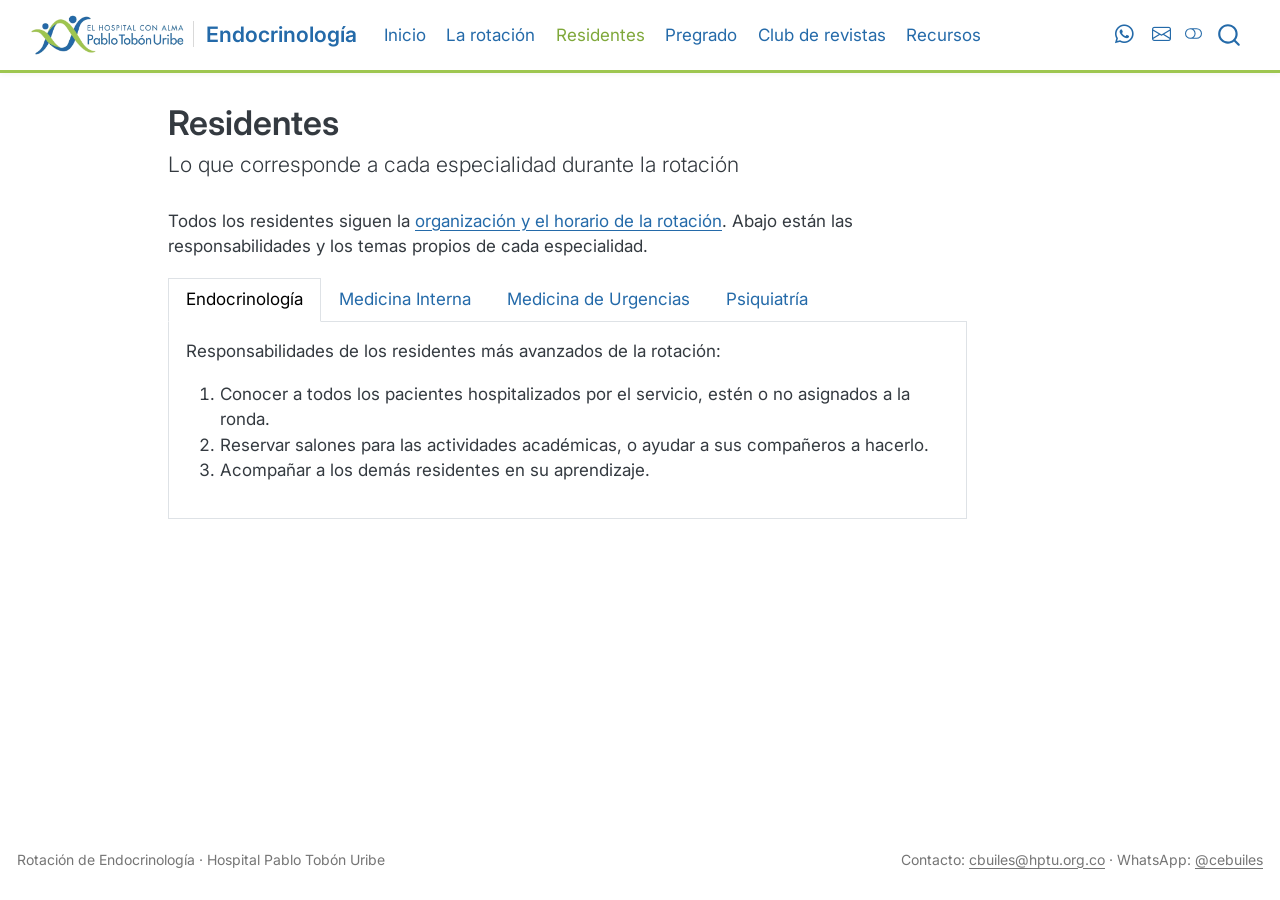
<file: residentes.html>
<!DOCTYPE html>
<html xmlns="http://www.w3.org/1999/xhtml" lang="es" xml:lang="es"><head>

<meta charset="utf-8">
<meta name="generator" content="quarto-1.11.9">

<meta name="viewport" content="width=device-width, initial-scale=1.0, user-scalable=yes">


<title>Residentes – Endocrino HPTU</title>
<style>
/* Default styles provided by pandoc.
** See https://pandoc.org/MANUAL.html#variables-for-html for config info.
*/
span.smallcaps{font-variant: small-caps;}
div.columns{display: flex; gap: 1.5em;}
div.column{flex: auto;}
@media screen {
div.columns{gap: min(4vw, 1.5em);}
div.column{overflow-x: auto;}
}
div.hanging-indent{margin-left: 1.5em; text-indent: -1.5em;}
ul.task-list{list-style: none;}
ul.task-list li input[type="checkbox"] {
  width: 0.8em;
  margin: 0 0.8em 0.2em -1em; /* quarto-specific, see https://github.com/quarto-dev/quarto-cli/issues/4556 */ 
  vertical-align: middle;
}
</style>


<script src="site_libs/quarto-nav/quarto-nav.js"></script>
<script src="site_libs/quarto-nav/headroom.min.js"></script>
<script src="site_libs/clipboard/clipboard.min.js"></script>
<script src="site_libs/quarto-search/autocomplete.umd.js"></script>
<script src="site_libs/quarto-search/fuse.min.js"></script>
<script src="site_libs/quarto-search/quarto-search.js"></script>
<meta name="quarto:offset" content="./">
<link href="./assets/icono-hptu.png" rel="icon" type="image/png">
<script src="site_libs/quarto-html/quarto.js" type="module"></script>
<script src="site_libs/quarto-html/tabsets/tabsets.js" type="module"></script>
<script src="site_libs/quarto-html/scrollable-regions/scrollable-regions.js" type="module"></script>
<script src="site_libs/quarto-html/popper.min.js"></script>
<script src="site_libs/quarto-html/tippy.umd.min.js"></script>
<script src="site_libs/quarto-html/anchor.min.js"></script>
<link href="site_libs/quarto-html/tippy.css" rel="stylesheet">
<link href="site_libs/quarto-html/quarto-syntax-highlighting-63b5708e65d6cd79cd7618c58d0c21e7.css" rel="stylesheet" class="quarto-color-scheme" id="quarto-text-highlighting-styles">
<link href="site_libs/quarto-html/quarto-syntax-highlighting-dark-447e42e69aaa9833c0ba1b986f430b20.css" rel="stylesheet" class="quarto-color-scheme quarto-color-alternate" id="quarto-text-highlighting-styles">
<link href="site_libs/quarto-html/quarto-syntax-highlighting-63b5708e65d6cd79cd7618c58d0c21e7.css" rel="stylesheet" class="quarto-color-scheme-extra" id="quarto-text-highlighting-styles">
<script src="site_libs/bootstrap/bootstrap.min.js"></script>
<link href="site_libs/bootstrap/bootstrap-icons.css" rel="stylesheet">
<link href="site_libs/bootstrap/bootstrap-77be9d37ddf85805569cbe0b7a4ace88.min.css" rel="stylesheet" append-hash="true" class="quarto-color-scheme" id="quarto-bootstrap" data-mode="light">
<link href="site_libs/bootstrap/bootstrap-dark-1bc88a5e4342c42f5b8cbad4392a115a.min.css" rel="stylesheet" append-hash="true" class="quarto-color-scheme quarto-color-alternate" id="quarto-bootstrap" data-mode="dark">
<link href="site_libs/bootstrap/bootstrap-77be9d37ddf85805569cbe0b7a4ace88.min.css" rel="stylesheet" append-hash="true" class="quarto-color-scheme-extra" id="quarto-bootstrap" data-mode="light">
<script id="quarto-search-options" type="application/json">{
  "location": "navbar",
  "copy-button": false,
  "collapse-after": 3,
  "panel-placement": "end",
  "type": "overlay",
  "limit": 50,
  "keyboard-shortcut": [
    "f",
    "/",
    "s"
  ],
  "show-item-context": false,
  "language": {
    "search-no-results-text": "No se han encontrado resultados",
    "search-matching-documents-text": "documentos encontrados",
    "search-copy-link-title": "Copiar el enlace en la búsqueda",
    "search-hide-matches-text": "Ocultar resultados adicionales",
    "search-more-match-text": "resultado adicional en este documento",
    "search-more-matches-text": "resultados adicionales en este documento",
    "search-clear-button-title": "Borrar",
    "search-text-placeholder": "",
    "search-detached-cancel-button-title": "Cancelar",
    "search-submit-button-title": "Enviar",
    "search-label": "Buscar"
  }
}</script>
<style>html{ scroll-behavior: smooth; }</style>


</head>

<body class="nav-fixed quarto-light"><a id="quarto-skip-link" class="visually-hidden-focusable" href="#quarto-document-content">Saltar al contenido principal</a><script id="quarto-html-before-body" type="application/javascript">
    const toggleBodyColorMode = (bsSheetEl) => {
      const mode = bsSheetEl.getAttribute("data-mode");
      const bodyEl = window.document.querySelector("body");
      if (mode === "dark") {
        bodyEl.classList.add("quarto-dark");
        bodyEl.classList.remove("quarto-light");
      } else {
        bodyEl.classList.add("quarto-light");
        bodyEl.classList.remove("quarto-dark");
      }
    }
    const toggleBodyColorPrimary = () => {
      const bsSheetEl = window.document.querySelector("link#quarto-bootstrap:not([rel=disabled-stylesheet])");
      if (bsSheetEl) {
        toggleBodyColorMode(bsSheetEl);
      }
    }
    const setColorSchemeToggle = (alternate) => {
      const toggles = window.document.querySelectorAll('.quarto-color-scheme-toggle');
      for (let i=0; i < toggles.length; i++) {
        const toggle = toggles[i];
        if (toggle) {
          toggle.setAttribute("aria-checked", alternate ? "true" : "false");
          if (alternate) {
            toggle.classList.add("alternate");
          } else {
            toggle.classList.remove("alternate");
          }
        }
      }
    };
    const toggleColorMode = (alternate) => {
      // Switch the stylesheets
      const primaryStylesheets = window.document.querySelectorAll('link.quarto-color-scheme:not(.quarto-color-alternate)');
      const alternateStylesheets = window.document.querySelectorAll('link.quarto-color-scheme.quarto-color-alternate');
      manageTransitions('#quarto-margin-sidebar .nav-link', false);
      if (alternate) {
        // note: dark is layered on light, we don't disable primary!
        enableStylesheet(alternateStylesheets);
        for (const sheetNode of alternateStylesheets) {
          if (sheetNode.id === "quarto-bootstrap") {
            toggleBodyColorMode(sheetNode);
          }
        }
      } else {
        disableStylesheet(alternateStylesheets);
        enableStylesheet(primaryStylesheets)
        toggleBodyColorPrimary();
      }
      manageTransitions('#quarto-margin-sidebar .nav-link', true);
      // Switch the toggles
      setColorSchemeToggle(alternate)
    }
    // Hack to workaround the fact that safari doesn't
    // properly recolor the scrollbar when toggling (#1455).
    // Not run on load: stylesheets are set before first paint there, and
    // scrolling would undo the scroll to a URL fragment (#14973).
    // The one pixel nudge keeps the reader where they were.
    const refreshSafariScrollbar = () => {
      if (navigator.userAgent.indexOf('Safari') > 0 && navigator.userAgent.indexOf('Chrome') == -1) {
        manageTransitions("body", false);
        const scrollY = window.scrollY;
        window.scrollTo(0, scrollY > 0 ? scrollY - 1 : 1);
        setTimeout(() => {
          window.scrollTo(0, scrollY);
          manageTransitions("body", true);
        }, 40);
      }
    }
    const disableStylesheet = (stylesheets) => {
      for (let i=0; i < stylesheets.length; i++) {
        const stylesheet = stylesheets[i];
        stylesheet.rel = 'disabled-stylesheet';
      }
    }
    const enableStylesheet = (stylesheets) => {
      for (let i=0; i < stylesheets.length; i++) {
        const stylesheet = stylesheets[i];
        if(stylesheet.rel !== 'stylesheet') { // for Chrome, which will still FOUC without this check
          stylesheet.rel = 'stylesheet';
        }
      }
    }
    const manageTransitions = (selector, allowTransitions) => {
      const els = window.document.querySelectorAll(selector);
      for (let i=0; i < els.length; i++) {
        const el = els[i];
        if (allowTransitions) {
          el.classList.remove('notransition');
        } else {
          el.classList.add('notransition');
        }
      }
    }
    const isFileUrl = () => {
      return window.location.protocol === 'file:';
    }
    const hasAlternateSentinel = () => {
      let styleSentinel = getColorSchemeSentinel();
      if (styleSentinel !== null) {
        return styleSentinel === "alternate";
      } else {
        return false;
      }
    }
    const setStyleSentinel = (alternate) => {
      const value = alternate ? "alternate" : "default";
      if (!isFileUrl()) {
        window.localStorage.setItem("quarto-color-scheme", value);
      } else {
        localAlternateSentinel = value;
      }
    }
    const getColorSchemeSentinel = () => {
      if (!isFileUrl()) {
        const storageValue = window.localStorage.getItem("quarto-color-scheme");
        return storageValue != null ? storageValue : localAlternateSentinel;
      } else {
        return localAlternateSentinel;
      }
    }
    const toggleGiscusIfUsed = (isAlternate, darkModeDefault) => {
      const baseTheme = document.querySelector('#giscus-base-theme')?.value ?? 'light';
      const alternateTheme = document.querySelector('#giscus-alt-theme')?.value ?? 'dark';
      let newTheme = '';
      if(authorPrefersDark) {
        newTheme = isAlternate ? baseTheme : alternateTheme;
      } else {
        newTheme = isAlternate ? alternateTheme : baseTheme;
      }
      const changeGiscusTheme = () => {
        // From: https://github.com/giscus/giscus/issues/336
        const sendMessage = (message) => {
          const iframe = document.querySelector('iframe.giscus-frame');
          if (!iframe) return;
          iframe.contentWindow.postMessage({ giscus: message }, 'https://giscus.app');
        }
        sendMessage({
          setConfig: {
            theme: newTheme
          }
        });
      }
      const isGiscussLoaded = window.document.querySelector('iframe.giscus-frame') !== null;
      if (isGiscussLoaded) {
        changeGiscusTheme();
      }
    };
    const authorPrefersDark = false;
    const darkModeDefault = authorPrefersDark;
      document.querySelector('link#quarto-text-highlighting-styles.quarto-color-scheme-extra').rel = 'disabled-stylesheet';
      document.querySelector('link#quarto-bootstrap.quarto-color-scheme-extra').rel = 'disabled-stylesheet';
    let localAlternateSentinel = darkModeDefault ? 'alternate' : 'default';
    // Dark / light mode switch
    window.quartoToggleColorScheme = () => {
      // Read the current dark / light value
      let toAlternate = !hasAlternateSentinel();
      toggleColorMode(toAlternate);
      refreshSafariScrollbar();
      setStyleSentinel(toAlternate);
      toggleGiscusIfUsed(toAlternate, darkModeDefault);
      window.dispatchEvent(new Event('resize'));
    };
    // Switch to dark mode if need be
    if (hasAlternateSentinel()) {
      toggleColorMode(true);
    } else {
      toggleColorMode(false);
    }
  </script>

<div id="quarto-search-results"></div>
  <header id="quarto-header" class="headroom fixed-top">
    <nav class="navbar navbar-expand-lg " data-bs-theme="dark" aria-label="Sitio web">
      <div class="navbar-container container-fluid">
      <div class="navbar-brand-container mx-auto">
    <a href="./index.html" class="navbar-brand navbar-brand-logo">
    <img src="./assets/logo-hptu.png" alt="Hospital Pablo Tobón Uribe" class="navbar-logo light-content">
    <img src="./assets/logo-hptu.png" alt="Hospital Pablo Tobón Uribe" class="navbar-logo dark-content">
    </a>
    <a class="navbar-brand" href="./index.html">
    <span class="navbar-title">Endocrinología</span>
    </a>
  </div>
          <button class="navbar-toggler" type="button" data-bs-toggle="collapse" data-bs-target="#navbarCollapse" aria-controls="navbarCollapse" aria-expanded="false" aria-label="Navegación de palanca" onclick="if (window.quartoToggleHeadroom) { window.quartoToggleHeadroom(); }">
  <span class="navbar-toggler-icon"></span>
</button>
          <div class="collapse navbar-collapse" id="navbarCollapse">
            <ul class="navbar-nav navbar-nav-scroll me-auto">
  <li class="nav-item">
    <a class="nav-link" href="./index.html"> 
<span class="menu-text">Inicio</span></a>
  </li>  
  <li class="nav-item">
    <a class="nav-link" href="./rotacion.html"> 
<span class="menu-text">La rotación</span></a>
  </li>  
  <li class="nav-item">
    <a class="nav-link active" href="./residentes.html" aria-current="page"> 
<span class="menu-text">Residentes</span></a>
  </li>  
  <li class="nav-item">
    <a class="nav-link" href="./pregrado.html"> 
<span class="menu-text">Pregrado</span></a>
  </li>  
  <li class="nav-item">
    <a class="nav-link" href="./club.html"> 
<span class="menu-text">Club de revistas</span></a>
  </li>  
  <li class="nav-item">
    <a class="nav-link" href="./recursos.html"> 
<span class="menu-text">Recursos</span></a>
  </li>  
</ul>
            <ul class="navbar-nav navbar-nav-scroll ms-auto">
  <li class="nav-item compact">
    <a class="nav-link" href="https://wa.me/cebuiles"> <i class="bi bi-whatsapp" role="img" aria-label="WhatsApp">
</i> 
<span class="menu-text"></span></a>
  </li>  
  <li class="nav-item compact">
    <a class="nav-link" href="mailto:cbuiles@hptu.org.co"> <i class="bi bi-envelope" role="img" aria-label="Correo">
</i> 
<span class="menu-text"></span></a>
  </li>  
</ul>
          </div> <!-- /navcollapse -->
            <div class="quarto-navbar-tools">
  <button type="button" role="switch" aria-checked="false" class="quarto-color-scheme-toggle quarto-navigation-tool  px-1" onclick="window.quartoToggleColorScheme(); return false;" title="Alternar modo oscuro" aria-label="Alternar modo oscuro"><i class="bi"></i></button>
</div>
            <div id="quarto-search" class="" title="Buscar"></div>
      </div> <!-- /container-fluid -->
    </nav>
</header>
<!-- content -->
<div id="quarto-content" class="quarto-container page-columns page-rows-contents page-layout-article page-navbar">
<!-- sidebar -->
<!-- margin-sidebar -->
    <div id="quarto-margin-sidebar" class="sidebar margin-sidebar zindex-bottom">
        
    </div>
<!-- main -->
<main class="content" id="quarto-document-content" tabindex="-1">


<header id="title-block-header" class="quarto-title-block default">
<div class="quarto-title">
<h1 class="title">Residentes</h1>
<p class="subtitle lead">Lo que corresponde a cada especialidad durante la rotación</p>
</div>



<div class="quarto-title-meta">

    
  
    
  </div>
  


</header>


<p>Todos los residentes siguen la <a href="./rotacion.html">organización y el horario de la rotación</a>. Abajo están las responsabilidades y los temas propios de cada especialidad.</p>
<div class="tabset-margin-container"></div><div class="panel-tabset">
<ul class="nav nav-tabs" role="tablist"><li class="nav-item" role="presentation"><a class="nav-link active" id="tabset-1-1-tab" data-bs-toggle="tab" data-bs-target="#tabset-1-1" role="tab" aria-controls="tabset-1-1" aria-selected="true" href="">Endocrinología</a></li><li class="nav-item" role="presentation"><a class="nav-link" id="tabset-1-2-tab" data-bs-toggle="tab" data-bs-target="#tabset-1-2" role="tab" aria-controls="tabset-1-2" aria-selected="false" href="">Medicina Interna</a></li><li class="nav-item" role="presentation"><a class="nav-link" id="tabset-1-3-tab" data-bs-toggle="tab" data-bs-target="#tabset-1-3" role="tab" aria-controls="tabset-1-3" aria-selected="false" href="">Medicina de Urgencias</a></li><li class="nav-item" role="presentation"><a class="nav-link" id="tabset-1-4-tab" data-bs-toggle="tab" data-bs-target="#tabset-1-4" role="tab" aria-controls="tabset-1-4" aria-selected="false" href="">Psiquiatría</a></li></ul>
<div class="tab-content">
<div id="tabset-1-1" class="tab-pane active" role="tabpanel" aria-labelledby="tabset-1-1-tab">
<p>Responsabilidades de los residentes más avanzados de la rotación:</p>
<ol type="1">
<li>Conocer a todos los pacientes hospitalizados por el servicio, estén o no asignados a la ronda.</li>
<li>Reservar salones para las actividades académicas, o ayudar a sus compañeros a hacerlo.</li>
<li>Acompañar a los demás residentes en su aprendizaje.</li>
</ol>
</div>
<div id="tabset-1-2" class="tab-pane" role="tabpanel" aria-labelledby="tabset-1-2-tab">
<ul>
<li>La rotación se hace junto con el Hospital San Vicente Fundación y el profesor Johnayro Gutiérrez.</li>
<li>Durante la estancia en el Hospital Pablo Tobón Uribe deben programar los seminarios de la lista. Los asignados al profesor Gutiérrez se programan junto con el compañero que está en el San Vicente Fundación.</li>
</ul>
<p><a href="https://bit.ly/2PjhLKQ" class="btn btn-primary btn-sm">Lista de seminarios</a> <a href="https://docs.google.com/document/d/e/2PACX-1vSGNx9TnjGvvKHjXCr4H8IABDSPsdlCmVzgFYDVkiyOKVCAKwCJJcrhLb9DCjPPQEEzXvgTpl2Jpnsc/pub" class="btn btn-outline-primary btn-sm">Bibliografía sugerida</a></p>
</div>
<div id="tabset-1-3" class="tab-pane" role="tabpanel" aria-labelledby="tabset-1-3-tab">
<p>Además de las actividades programadas, deben revisar estos temas:</p>
<ol type="1">
<li>Trastornos del metabolismo del calcio (hipercalcemia e hipocalcemia)</li>
<li>Hipoglucemia en el paciente sin diabetes mellitus</li>
<li>Crisis adrenales</li>
<li>Emergencias tiroideas (tormenta tiroidea y coma mixedematoso)</li>
<li>Crisis hiperglucémicas</li>
</ol>
</div>
<div id="tabset-1-4" class="tab-pane" role="tabpanel" aria-labelledby="tabset-1-4-tab">
<p>Además de las actividades programadas, deben revisar estos temas:</p>
<ol type="1">
<li>Hiperprolactinemia asociada al tratamiento con psicofármacos</li>
<li>Relación entre hipotiroidismo subclínico y depresión</li>
<li>Aproximación interdisciplinaria al paciente adulto con disforia de género</li>
<li>Alteraciones metabólicas asociadas al uso de antipsicóticos</li>
</ol>
</div>
</div>
</div>



</main> <!-- /main -->
<script src="assets/sesiones.js"></script>
<script src="assets/distribucion.js"></script>
<script id="quarto-html-after-body" type="application/javascript">
  window.document.addEventListener("DOMContentLoaded", function (event) {
    // Ensure there is a toggle, if there isn't float one in the top right
    if (window.document.querySelector('.quarto-color-scheme-toggle') === null) {
      const toggle = window.document.createElement('button');
      toggle.type = "button";
      toggle.setAttribute("role", "switch");
      toggle.setAttribute("aria-checked", "false");
      toggle.classList.add('top-right');
      toggle.classList.add('quarto-color-scheme-toggle');
      toggle.setAttribute("aria-label", "Alternar modo oscuro");
      toggle.onclick = function() { try { window.quartoToggleColorScheme(); } catch {} return false; };
      const i = window.document.createElement("i");
      i.classList.add('bi');
      toggle.appendChild(i);
      // Put the toggle in a landmark of its own, so that landmark navigation
      // can reach it.
      //
      // The container is always a fresh direct child of body, and the toggle is
      // never moved into page furniture that the theme or the author controls.
      // The toggle is positioned against the page, so any ancestor that
      // establishes a containing block captures it: a positioned element or a
      // grid for position: absolute, and transform, filter, will-change or
      // contain for position: fixed. A direct child of body has none of these
      // to inherit, and the shift when one appears is silent and visual.
      //
      // ARIA says a document should have at most one banner, and axe reports a
      // duplicate whether or not the banners carry distinct labels. So use a
      // header when the page has no banner yet, and a named region otherwise.
      //
      // A header is a banner wherever it sits, unless it is inside sectioning
      // content, so this cannot just look at the children of body: a custom
      // page layout wraps the title block header in a plain div. An explicit
      // role="banner" always counts.
      const sectioning = 'article, aside, main, nav, section, [role="article"], [role="complementary"], [role="main"], [role="navigation"], [role="region"]';
      const hasBanner = Array.from(
        window.document.querySelectorAll('header:not([role]), [role="banner"]')
      ).some(function(el) {
        return el.hasAttribute("role") || el.closest(sectioning) === null;
      });
      const container = window.document.createElement(hasBanner ? "div" : "header");
      if (hasBanner) {
        container.setAttribute("role", "region");
        container.setAttribute("aria-label", "Alternar modo oscuro");
      }
      container.classList.add('quarto-color-scheme-toggle-container');
      container.appendChild(toggle);
      window.document.body.appendChild(container);
    }
    setColorSchemeToggle(hasAlternateSentinel())
    const icon = "";
    const anchorJS = new window.AnchorJS();
    anchorJS.options = {
      placement: 'right',
      icon: icon
    };
    anchorJS.add('.anchored');
    const isCodeAnnotation = (el) => {
      for (const clz of el.classList) {
        if (clz.startsWith('code-annotation-')) {                     
          return true;
        }
      }
      return false;
    }
    const onCopySuccess = function(e) {
      // button target
      const button = e.trigger;
      // don't keep focus
      button.blur();
      // flash "checked"
      button.classList.add('code-copy-button-checked');
      var currentTitle = button.getAttribute("title");
      button.setAttribute("title", "Copiado");
      let tooltip;
      if (window.bootstrap) {
        button.setAttribute("data-bs-toggle", "tooltip");
        button.setAttribute("data-bs-placement", "left");
        button.setAttribute("data-bs-title", "Copiado");
        tooltip = new bootstrap.Tooltip(button, 
          { trigger: "manual", 
            customClass: "code-copy-button-tooltip",
            offset: [0, -8]});
        tooltip.show();    
      }
      setTimeout(function() {
        if (tooltip) {
          tooltip.hide();
          button.removeAttribute("data-bs-title");
          button.removeAttribute("data-bs-toggle");
          button.removeAttribute("data-bs-placement");
        }
        button.setAttribute("title", currentTitle);
        button.classList.remove('code-copy-button-checked');
      }, 1000);
      // clear code selection
      e.clearSelection();
    }
    const getTextToCopy = function(trigger) {
      const outerScaffold = trigger.parentElement.cloneNode(true);
      const codeEl = outerScaffold.querySelector('code');
      for (const childEl of codeEl.children) {
        if (isCodeAnnotation(childEl)) {
          childEl.remove();
        }
      }
      return codeEl.innerText;
    }
    const clipboard = new window.ClipboardJS('.code-copy-button:not([data-in-quarto-modal])', {
      text: getTextToCopy
    });
    clipboard.on('success', onCopySuccess);
    if (window.document.getElementById('quarto-embedded-source-code-modal')) {
      const clipboardModal = new window.ClipboardJS('.code-copy-button[data-in-quarto-modal]', {
        text: getTextToCopy,
        container: window.document.getElementById('quarto-embedded-source-code-modal')
      });
      clipboardModal.on('success', onCopySuccess);
    }
      var localhostRegex = new RegExp(/^(?:http|https):\/\/localhost\:?[0-9]*\//);
      var mailtoRegex = new RegExp(/^mailto:/);
        var filterRegex = new RegExp("https:\/\/carlosestebanbuiles\.github\.io\/endocrinoHPTU\/");
      const newWindowLabel = "(opens in a new tab)";
      const newWindowNoteId = "quarto-ext-newwindow-label";
      // Links reference one hidden label through aria-describedby, so the
      // announcement never changes their accessible name.
      var describeNewWindow = (link) => {
        if (!window.document.getElementById(newWindowNoteId)) {
          var newWindowNote = window.document.createElement("span");
          newWindowNote.id = newWindowNoteId;
          newWindowNote.hidden = true;
          newWindowNote.textContent = newWindowLabel;
          window.document.body.appendChild(newWindowNote);
        }
        var describedBy = (link.getAttribute("aria-describedby") || "").split(/\s+/).filter(Boolean);
        if (!describedBy.includes(newWindowNoteId)) {
          describedBy.push(newWindowNoteId);
          link.setAttribute("aria-describedby", describedBy.join(" "));
        }
      }
      var isInternal = (href) => {
          return filterRegex.test(href) || localhostRegex.test(href) || mailtoRegex.test(href);
      }
      // Inspect non-navigation links and adorn them if external
      window.quartoDecorateExternalLinks = function (root) {
     var links = (root || window.document).querySelectorAll('a[href]:not(.nav-link):not(.navbar-brand):not(.toc-action):not(.sidebar-link):not(.sidebar-item-toggle):not(.pagination-link):not(.no-external):not([aria-hidden]):not(.dropdown-item):not(.quarto-navigation-tool):not(.about-link)');
      for (var i=0; i<links.length; i++) {
        const link = links[i];
        if (!isInternal(link.href)) {
          // undo the damage that might have been done by quarto-nav.js in the case of
          // links that we want to consider external
          if (link.dataset.originalHref !== undefined) {
            link.href = link.dataset.originalHref;
          }
            // target, if specified
            link.setAttribute("target", "_blank");
            if (link.getAttribute("rel") === null) {
              link.setAttribute("rel", "noopener");
            }
            describeNewWindow(link);
          if (!link.classList.contains('no-external-icon')) {
          }
        }
      }
      };
      window.quartoDecorateExternalLinks(window.document);
    // Esc closes the popup (WCAG 1.4.13) and focus leaving both trigger and
    // popup closes it (WCAG 2.4.11); tippy handles neither for interactive popups.
    const hideOnEscAndFocusOut = {
      name: 'hideOnEscAndFocusOut',
      defaultValue: true,
      fn(instance) {
        const dismiss = () => {
          // A show scheduled by the trigger delay would otherwise reopen it
          instance.clearDelayTimeouts();
          instance.hide();
        };
        const onKeyDown = (event) => {
          if (event.key !== 'Escape') {
            return;
          }
          // Keep Esc from also reaching page handlers (e.g. reveal.js overview),
          // except an open reveal.js slide menu, which Esc should close too.
          // The menu handles keys only when its keyboard option is on.
          const menuHandlesEsc = window.Reveal?.getPlugin?.('menu')?.isOpen() &&
            window.Reveal.getConfig().menu?.keyboard !== false;
          if (!menuHandlesEsc) {
            event.stopPropagation();
          }
          if (instance.popper.contains(window.document.activeElement)) {
            // Disabled while refocusing so the focus trigger does not reopen it
            instance.disable();
            instance.reference.focus();
            instance.enable();
          }
          dismiss();
        };
        const onFocusOut = (event) => {
          const target = event.relatedTarget;
          if (target && !instance.reference.contains(target) &&
              !instance.popper.contains(target)) {
            dismiss();
          }
        };
        // On the trigger too: a click trigger (code-annotations: select) has no
        // blur handling. Attached for the instance's lifetime so leaving the
        // trigger also cancels a show still pending on the trigger delay.
        instance.reference.addEventListener('focusout', onFocusOut);
        return {
          onShow() {
            window.document.addEventListener('keydown', onKeyDown, true);
            instance.popper.addEventListener('focusout', onFocusOut);
          },
          onHide() {
            window.document.removeEventListener('keydown', onKeyDown, true);
            instance.popper.removeEventListener('focusout', onFocusOut);
          },
          onDestroy() {
            instance.reference.removeEventListener('focusout', onFocusOut);
          },
        };
      },
    };
    function tippyHover(el, contentFn, onTriggerFn, onUntriggerFn) {
      const config = {
        allowHTML: true,
        maxWidth: 500,
        delay: 100,
        arrow: false,
        appendTo: function(el) {
            return el.parentElement;
        },
        interactive: true,
        interactiveBorder: 10,
        theme: 'quarto',
        placement: 'bottom-start',
        plugins: [hideOnEscAndFocusOut],
      };
      if (contentFn) {
        config.content = contentFn;
      }
      if (onTriggerFn) {
        config.onTrigger = onTriggerFn;
      }
      if (onUntriggerFn) {
        config.onUntrigger = onUntriggerFn;
      }
      window.tippy(el, config); 
    }
    const noterefs = window.document.querySelectorAll('a[role="doc-noteref"]');
    for (var i=0; i<noterefs.length; i++) {
      const ref = noterefs[i];
      tippyHover(ref, function() {
        // use id or data attribute instead here
        let href = ref.getAttribute('data-footnote-href') || ref.getAttribute('href');
        try { href = new URL(href).hash; } catch {}
        const id = href.replace(/^#\/?/, "");
        const note = window.document.getElementById(id);
        if (note) {
          return note.innerHTML;
        } else {
          return "";
        }
      });
    }
    const xrefs = window.document.querySelectorAll('a.quarto-xref');
    const processXRef = (id, note) => {
      // Strip column container classes
      const stripColumnClz = (el) => {
        el.classList.remove("page-full", "page-columns");
        if (el.children) {
          for (const child of el.children) {
            stripColumnClz(child);
          }
        }
      }
      stripColumnClz(note)
      if (id === null || id.startsWith('sec-')) {
        // Special case sections, only their first couple elements
        const container = document.createElement("div");
        if (note.children && note.children.length > 2) {
          container.appendChild(note.children[0].cloneNode(true));
          for (let i = 1; i < note.children.length; i++) {
            const child = note.children[i];
            if (child.tagName === "P" && child.innerText === "") {
              continue;
            } else {
              container.appendChild(child.cloneNode(true));
              break;
            }
          }
          if (window.Quarto?.typesetMath) {
            window.Quarto.typesetMath(container);
          }
          return container.innerHTML
        } else {
          if (window.Quarto?.typesetMath) {
            window.Quarto.typesetMath(note);
          }
          return note.innerHTML;
        }
      } else {
        // Remove any anchor links if they are present
        const anchorLink = note.querySelector('a.anchorjs-link');
        if (anchorLink) {
          anchorLink.remove();
        }
        if (window.Quarto?.typesetMath) {
          window.Quarto.typesetMath(note);
        }
        if (note.classList.contains("callout")) {
          return note.outerHTML;
        } else {
          return note.innerHTML;
        }
      }
    }
    for (var i=0; i<xrefs.length; i++) {
      const xref = xrefs[i];
      tippyHover(xref, undefined, function(instance) {
        instance.disable();
        let url = xref.getAttribute('href');
        let hash = undefined; 
        if (url.startsWith('#')) {
          hash = url;
        } else {
          try { hash = new URL(url).hash; } catch {}
        }
        if (hash) {
          const id = hash.replace(/^#\/?/, "");
          const note = window.document.getElementById(id);
          if (note !== null) {
            try {
              const html = processXRef(id, note.cloneNode(true));
              instance.setContent(html);
            } finally {
              instance.enable();
              instance.show();
            }
          } else {
            // See if we can fetch this
            fetch(url.split('#')[0])
            .then(res => res.text())
            .then(html => {
              const parser = new DOMParser();
              const htmlDoc = parser.parseFromString(html, "text/html");
              const note = htmlDoc.getElementById(id);
              if (note !== null) {
                const html = processXRef(id, note);
                instance.setContent(html);
              } 
            }).finally(() => {
              instance.enable();
              instance.show();
            });
          }
        } else {
          // See if we can fetch a full url (with no hash to target)
          // This is a special case and we should probably do some content thinning / targeting
          fetch(url)
          .then(res => res.text())
          .then(html => {
            const parser = new DOMParser();
            const htmlDoc = parser.parseFromString(html, "text/html");
            const note = htmlDoc.querySelector('main.content');
            if (note !== null) {
              // This should only happen for chapter cross references
              // (since there is no id in the URL)
              // remove the first header
              if (note.children.length > 0 && note.children[0].tagName === "HEADER") {
                note.children[0].remove();
              }
              const html = processXRef(null, note);
              instance.setContent(html);
            } 
          }).finally(() => {
            instance.enable();
            instance.show();
          });
        }
      }, function(instance) {
      });
    }
        let selectedAnnoteEl;
        const selectorForAnnotation = ( cell, annotation) => {
          let cellAttr = 'data-code-cell="' + cell + '"';
          let lineAttr = 'data-code-annotation="' +  annotation + '"';
          const selector = 'span[' + cellAttr + '][' + lineAttr + ']';
          return selector;
        }
        const selectCodeLines = (annoteEl) => {
          const doc = window.document;
          const targetCell = annoteEl.getAttribute("data-target-cell");
          const targetAnnotation = annoteEl.getAttribute("data-target-annotation");
          const annoteSpan = window.document.querySelector(selectorForAnnotation(targetCell, targetAnnotation));
          const lines = annoteSpan.getAttribute("data-code-lines").split(",");
          const lineIds = lines.map((line) => {
            return targetCell + "-" + line;
          })
          // Each band is positioned against its own containing block, which is
          // not the offsetParent of the lines, so place it from client rects.
          const placeBand = (band, firstEl, lastEl, codeBlock) => {
            const container = band.offsetParent;
            if (container === null) {
              return;
            }
            const containerRect = container.getBoundingClientRect();
            // Reveal.js scales slides with a transform, so convert client
            // pixels back to the CSS pixels of the container.
            const scale = containerRect.height / container.offsetHeight || 1;
            const firstRect = firstEl.getBoundingClientRect();
            const lastRect = lastEl.getBoundingClientRect();
            const top = (firstRect.top - containerRect.top) / scale - container.clientTop + container.scrollTop;
            const height = (lastRect.bottom - firstRect.top) / scale;
            band.style.top = top - 2 + "px";
            band.style.height = height + 4 + "px";
            if (codeBlock) {
              // Without the copy button wrapper, the containing block is wider
              // than the code block, so span the code block explicitly.
              const blockRect = codeBlock.getBoundingClientRect();
              band.style.left = (blockRect.left - containerRect.left) / scale - container.clientLeft + container.scrollLeft + "px";
              band.style.width = blockRect.width / scale + "px";
            }
          };
          if (lineIds.length > 0) {
            const el = window.document.getElementById(lineIds[0]);
            const lastEl = window.document.getElementById(lineIds[lineIds.length - 1]);
            const parent = el.parentElement.parentElement;
            // cook up a div (if necessary) and position it
            let div = window.document.getElementById("code-annotation-line-highlight");
            if (div === null) {
              div = window.document.createElement("div");
              div.setAttribute("id", "code-annotation-line-highlight");
              div.style.position = 'absolute';
              parent.appendChild(div);
            }
            placeBand(div, el, lastEl, parent.closest("div.sourceCode") || parent);
            let gutterDiv = window.document.getElementById("code-annotation-line-highlight-gutter");
            if (gutterDiv === null) {
              gutterDiv = window.document.createElement("div");
              gutterDiv.setAttribute("id", "code-annotation-line-highlight-gutter");
              gutterDiv.style.position = 'absolute';
              const codeCell = window.document.getElementById(targetCell);
              const gutter = codeCell.querySelector('.code-annotation-gutter');
              gutter.appendChild(gutterDiv);
            }
            placeBand(gutterDiv, el, lastEl);
            selectedAnnoteEl = annoteEl;
          }
        };
        const unselectCodeLines = () => {
          const elementsIds = ["code-annotation-line-highlight", "code-annotation-line-highlight-gutter"];
          elementsIds.forEach((elId) => {
            const div = window.document.getElementById(elId);
            if (div) {
              div.remove();
            }
          });
          selectedAnnoteEl = undefined;
        };
          // Handle positioning of the toggle
      window.addEventListener(
        "resize",
        throttle(() => {
          elRect = undefined;
          if (selectedAnnoteEl) {
            selectCodeLines(selectedAnnoteEl);
          }
        }, 10)
      );
      function throttle(fn, ms) {
      let throttle = false;
      let timer;
        return (...args) => {
          if(!throttle) { // first call gets through
              fn.apply(this, args);
              throttle = true;
          } else { // all the others get throttled
              if(timer) clearTimeout(timer); // cancel #2
              timer = setTimeout(() => {
                fn.apply(this, args);
                timer = throttle = false;
              }, ms);
          }
        };
      }
        // Attach click handler to the DT
        const annoteDls = window.document.querySelectorAll('dt[data-target-cell]');
        for (const annoteDlNode of annoteDls) {
          annoteDlNode.addEventListener('click', (event) => {
            const clickedEl = event.target;
            if (clickedEl !== selectedAnnoteEl) {
              unselectCodeLines();
              const activeEl = window.document.querySelector('dt[data-target-cell].code-annotation-active');
              if (activeEl) {
                activeEl.classList.remove('code-annotation-active');
              }
              selectCodeLines(clickedEl);
              clickedEl.classList.add('code-annotation-active');
            } else {
              // Unselect the line
              unselectCodeLines();
              clickedEl.classList.remove('code-annotation-active');
            }
          });
        }
    const findCites = (el) => {
      const parentEl = el.parentElement;
      if (parentEl) {
        const cites = parentEl.dataset.cites;
        if (cites) {
          return {
            el,
            cites: cites.split(' ')
          };
        } else {
          return findCites(el.parentElement)
        }
      } else {
        return undefined;
      }
    };
    var bibliorefs = window.document.querySelectorAll('a[role="doc-biblioref"]');
    for (var i=0; i<bibliorefs.length; i++) {
      const ref = bibliorefs[i];
      const citeInfo = findCites(ref);
      if (citeInfo) {
        tippyHover(citeInfo.el, function() {
          var popup = window.document.createElement('div');
          citeInfo.cites.forEach(function(cite) {
            var citeDiv = window.document.createElement('div');
            citeDiv.classList.add('hanging-indent');
            citeDiv.classList.add('csl-entry');
            var biblioDiv = window.document.getElementById('ref-' + cite);
            if (biblioDiv) {
              citeDiv.innerHTML = biblioDiv.innerHTML;
            }
            popup.appendChild(citeDiv);
          });
          return popup.innerHTML;
        });
      }
    }
  });
  </script>
  <script type="application/javascript">
  window.quartoScrollableRegionsLabels = {"code":"Código desplazable","output":"Salida desplazable"};
  </script>
</div> <!-- /content -->
<footer class="footer">
  <div class="nav-footer">
    <div class="nav-footer-left">
<p>Rotación de Endocrinología · Hospital Pablo Tobón Uribe</p>
</div>   
    <div class="nav-footer-center">
      &nbsp;
    </div>
    <div class="nav-footer-right">
<p>Contacto: <a href="mailto:cbuiles@hptu.org.co">cbuiles@hptu.org.co</a> · WhatsApp: <a href="https://wa.me/cebuiles"><span class="citation" data-cites="cebuiles">@cebuiles</span></a></p>
</div>
  </div>
</footer>




<script src="site_libs/quarto-html/zenscroll-min.js"></script>
</body></html>
</file>
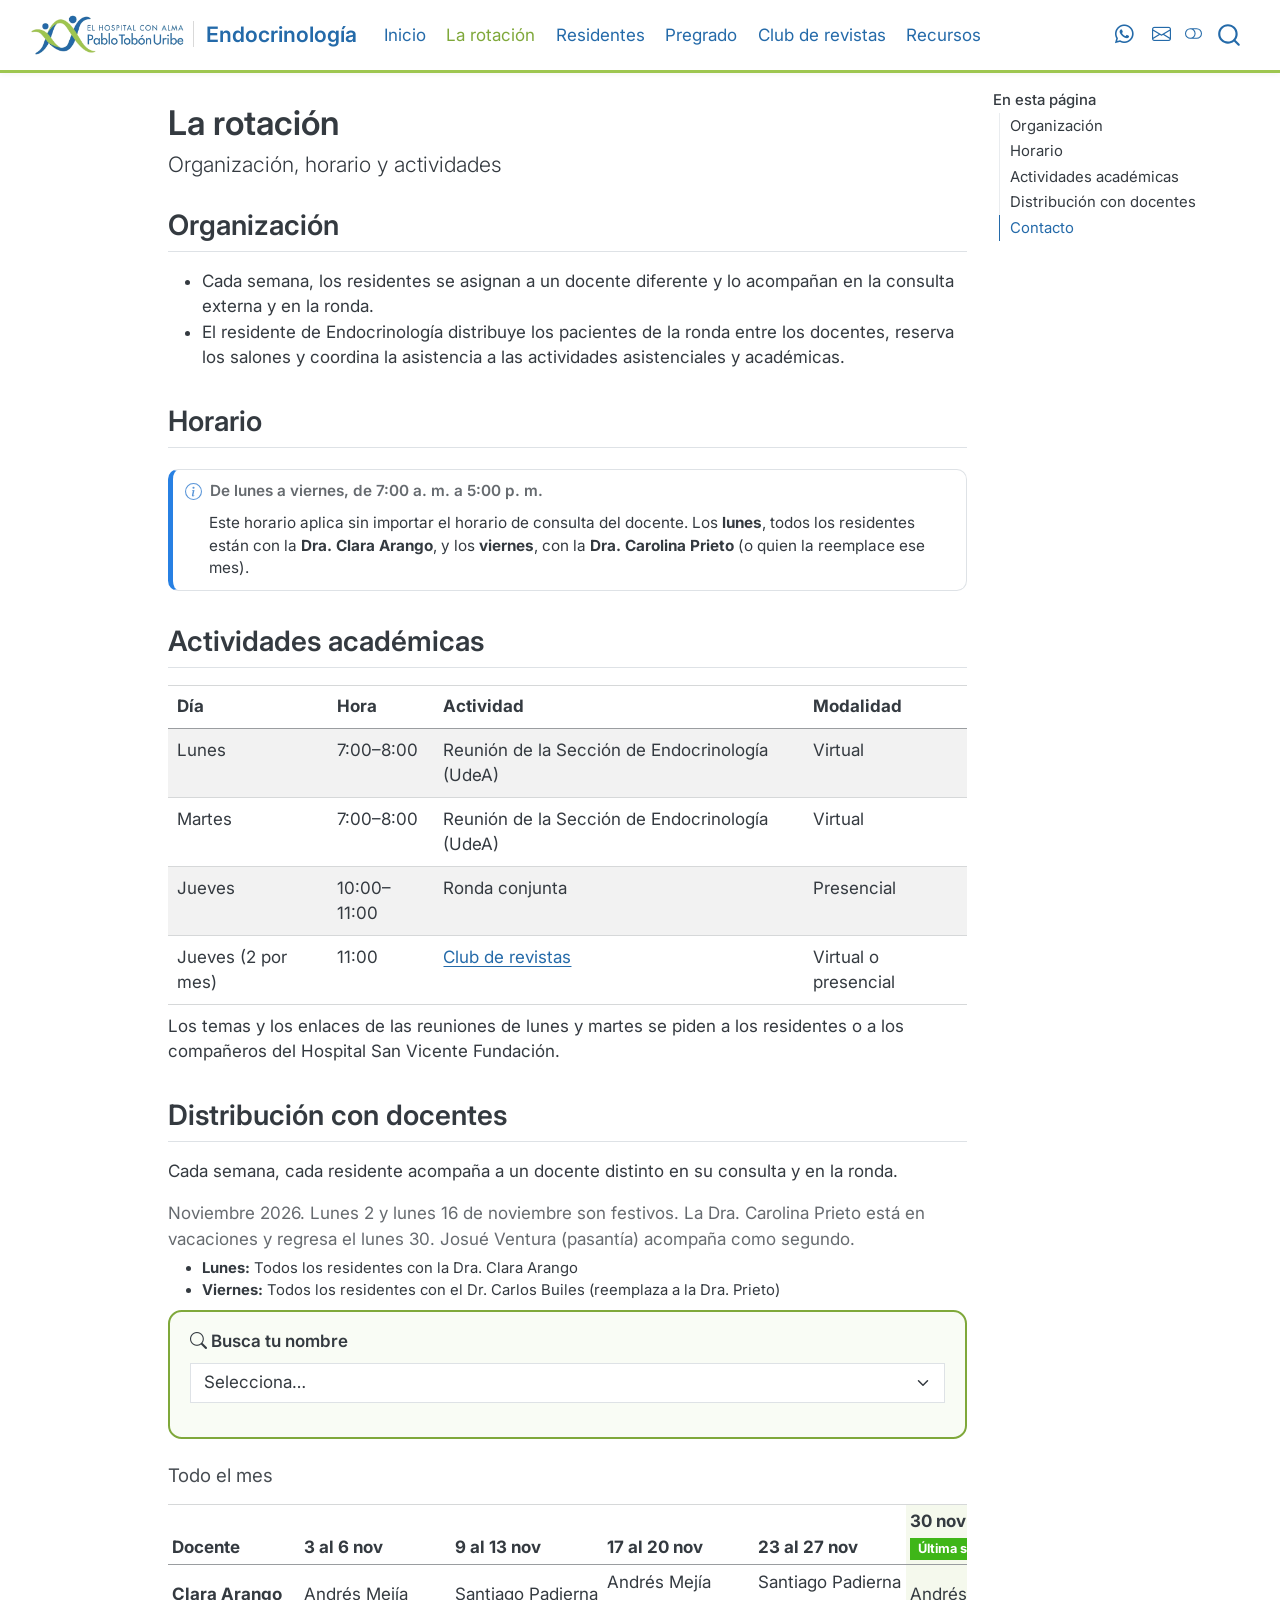
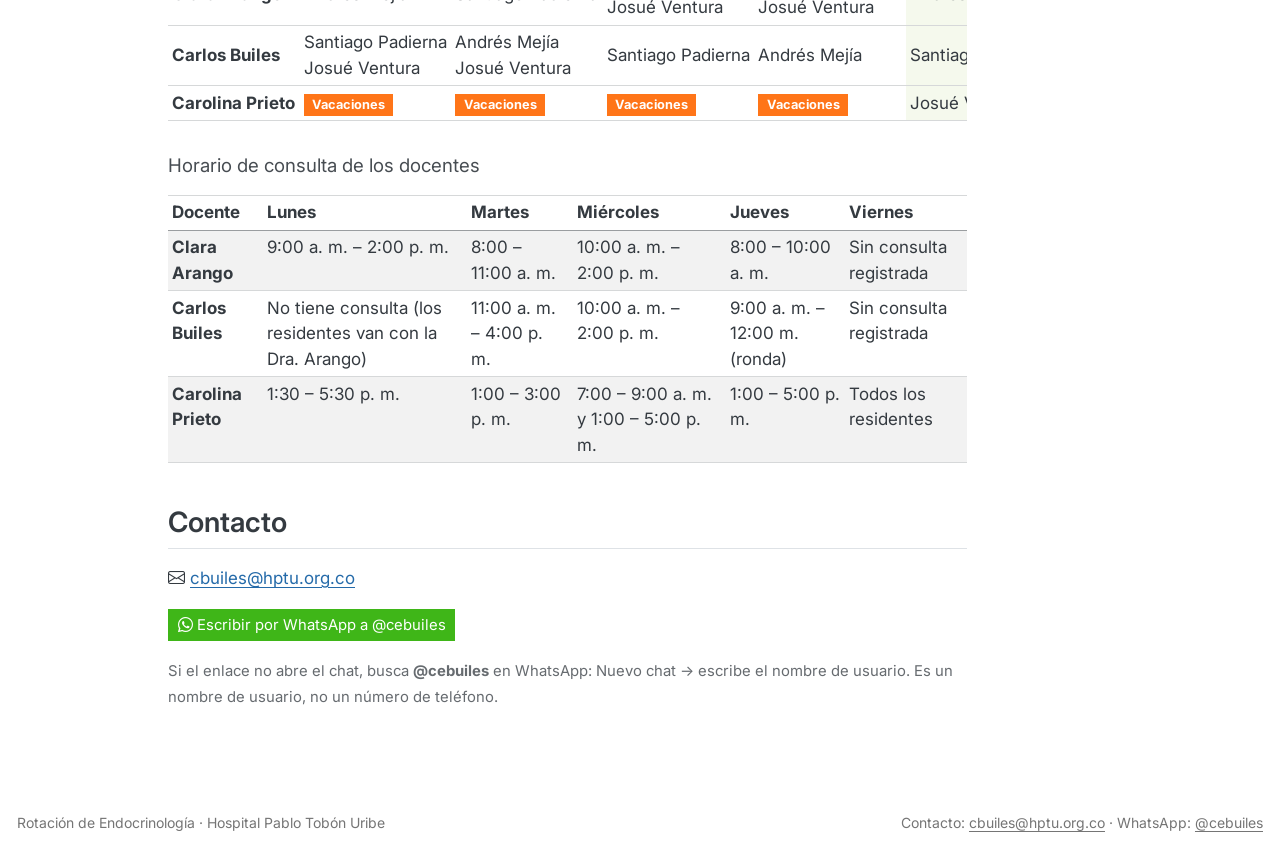
<file: rotacion.html>
<!DOCTYPE html>
<html xmlns="http://www.w3.org/1999/xhtml" lang="es" xml:lang="es"><head>

<meta charset="utf-8">
<meta name="generator" content="quarto-1.11.9">

<meta name="viewport" content="width=device-width, initial-scale=1.0, user-scalable=yes">


<title>La rotación – Endocrino HPTU</title>
<style>
/* Default styles provided by pandoc.
** See https://pandoc.org/MANUAL.html#variables-for-html for config info.
*/
span.smallcaps{font-variant: small-caps;}
div.columns{display: flex; gap: 1.5em;}
div.column{flex: auto;}
@media screen {
div.columns{gap: min(4vw, 1.5em);}
div.column{overflow-x: auto;}
}
div.hanging-indent{margin-left: 1.5em; text-indent: -1.5em;}
ul.task-list{list-style: none;}
ul.task-list li input[type="checkbox"] {
  width: 0.8em;
  margin: 0 0.8em 0.2em -1em; /* quarto-specific, see https://github.com/quarto-dev/quarto-cli/issues/4556 */ 
  vertical-align: middle;
}
</style>


<script src="site_libs/quarto-nav/quarto-nav.js"></script>
<script src="site_libs/quarto-nav/headroom.min.js"></script>
<script src="site_libs/clipboard/clipboard.min.js"></script>
<script src="site_libs/quarto-search/autocomplete.umd.js"></script>
<script src="site_libs/quarto-search/fuse.min.js"></script>
<script src="site_libs/quarto-search/quarto-search.js"></script>
<meta name="quarto:offset" content="./">
<link href="./assets/icono-hptu.png" rel="icon" type="image/png">
<script src="site_libs/quarto-html/quarto.js" type="module"></script>
<script src="site_libs/quarto-html/tabsets/tabsets.js" type="module"></script>
<script src="site_libs/quarto-html/scrollable-regions/scrollable-regions.js" type="module"></script>
<script src="site_libs/quarto-html/popper.min.js"></script>
<script src="site_libs/quarto-html/tippy.umd.min.js"></script>
<script src="site_libs/quarto-html/anchor.min.js"></script>
<link href="site_libs/quarto-html/tippy.css" rel="stylesheet">
<link href="site_libs/quarto-html/quarto-syntax-highlighting-63b5708e65d6cd79cd7618c58d0c21e7.css" rel="stylesheet" class="quarto-color-scheme" id="quarto-text-highlighting-styles">
<link href="site_libs/quarto-html/quarto-syntax-highlighting-dark-447e42e69aaa9833c0ba1b986f430b20.css" rel="stylesheet" class="quarto-color-scheme quarto-color-alternate" id="quarto-text-highlighting-styles">
<link href="site_libs/quarto-html/quarto-syntax-highlighting-63b5708e65d6cd79cd7618c58d0c21e7.css" rel="stylesheet" class="quarto-color-scheme-extra" id="quarto-text-highlighting-styles">
<script src="site_libs/bootstrap/bootstrap.min.js"></script>
<link href="site_libs/bootstrap/bootstrap-icons.css" rel="stylesheet">
<link href="site_libs/bootstrap/bootstrap-77be9d37ddf85805569cbe0b7a4ace88.min.css" rel="stylesheet" append-hash="true" class="quarto-color-scheme" id="quarto-bootstrap" data-mode="light">
<link href="site_libs/bootstrap/bootstrap-dark-1bc88a5e4342c42f5b8cbad4392a115a.min.css" rel="stylesheet" append-hash="true" class="quarto-color-scheme quarto-color-alternate" id="quarto-bootstrap" data-mode="dark">
<link href="site_libs/bootstrap/bootstrap-77be9d37ddf85805569cbe0b7a4ace88.min.css" rel="stylesheet" append-hash="true" class="quarto-color-scheme-extra" id="quarto-bootstrap" data-mode="light">
<script id="quarto-search-options" type="application/json">{
  "location": "navbar",
  "copy-button": false,
  "collapse-after": 3,
  "panel-placement": "end",
  "type": "overlay",
  "limit": 50,
  "keyboard-shortcut": [
    "f",
    "/",
    "s"
  ],
  "show-item-context": false,
  "language": {
    "search-no-results-text": "No se han encontrado resultados",
    "search-matching-documents-text": "documentos encontrados",
    "search-copy-link-title": "Copiar el enlace en la búsqueda",
    "search-hide-matches-text": "Ocultar resultados adicionales",
    "search-more-match-text": "resultado adicional en este documento",
    "search-more-matches-text": "resultados adicionales en este documento",
    "search-clear-button-title": "Borrar",
    "search-text-placeholder": "",
    "search-detached-cancel-button-title": "Cancelar",
    "search-submit-button-title": "Enviar",
    "search-label": "Buscar"
  }
}</script>
<style>html{ scroll-behavior: smooth; }</style>


</head>

<body class="nav-fixed quarto-light"><a id="quarto-skip-link" class="visually-hidden-focusable" href="#quarto-document-content">Saltar al contenido principal</a><script id="quarto-html-before-body" type="application/javascript">
    const toggleBodyColorMode = (bsSheetEl) => {
      const mode = bsSheetEl.getAttribute("data-mode");
      const bodyEl = window.document.querySelector("body");
      if (mode === "dark") {
        bodyEl.classList.add("quarto-dark");
        bodyEl.classList.remove("quarto-light");
      } else {
        bodyEl.classList.add("quarto-light");
        bodyEl.classList.remove("quarto-dark");
      }
    }
    const toggleBodyColorPrimary = () => {
      const bsSheetEl = window.document.querySelector("link#quarto-bootstrap:not([rel=disabled-stylesheet])");
      if (bsSheetEl) {
        toggleBodyColorMode(bsSheetEl);
      }
    }
    const setColorSchemeToggle = (alternate) => {
      const toggles = window.document.querySelectorAll('.quarto-color-scheme-toggle');
      for (let i=0; i < toggles.length; i++) {
        const toggle = toggles[i];
        if (toggle) {
          toggle.setAttribute("aria-checked", alternate ? "true" : "false");
          if (alternate) {
            toggle.classList.add("alternate");
          } else {
            toggle.classList.remove("alternate");
          }
        }
      }
    };
    const toggleColorMode = (alternate) => {
      // Switch the stylesheets
      const primaryStylesheets = window.document.querySelectorAll('link.quarto-color-scheme:not(.quarto-color-alternate)');
      const alternateStylesheets = window.document.querySelectorAll('link.quarto-color-scheme.quarto-color-alternate');
      manageTransitions('#quarto-margin-sidebar .nav-link', false);
      if (alternate) {
        // note: dark is layered on light, we don't disable primary!
        enableStylesheet(alternateStylesheets);
        for (const sheetNode of alternateStylesheets) {
          if (sheetNode.id === "quarto-bootstrap") {
            toggleBodyColorMode(sheetNode);
          }
        }
      } else {
        disableStylesheet(alternateStylesheets);
        enableStylesheet(primaryStylesheets)
        toggleBodyColorPrimary();
      }
      manageTransitions('#quarto-margin-sidebar .nav-link', true);
      // Switch the toggles
      setColorSchemeToggle(alternate)
    }
    // Hack to workaround the fact that safari doesn't
    // properly recolor the scrollbar when toggling (#1455).
    // Not run on load: stylesheets are set before first paint there, and
    // scrolling would undo the scroll to a URL fragment (#14973).
    // The one pixel nudge keeps the reader where they were.
    const refreshSafariScrollbar = () => {
      if (navigator.userAgent.indexOf('Safari') > 0 && navigator.userAgent.indexOf('Chrome') == -1) {
        manageTransitions("body", false);
        const scrollY = window.scrollY;
        window.scrollTo(0, scrollY > 0 ? scrollY - 1 : 1);
        setTimeout(() => {
          window.scrollTo(0, scrollY);
          manageTransitions("body", true);
        }, 40);
      }
    }
    const disableStylesheet = (stylesheets) => {
      for (let i=0; i < stylesheets.length; i++) {
        const stylesheet = stylesheets[i];
        stylesheet.rel = 'disabled-stylesheet';
      }
    }
    const enableStylesheet = (stylesheets) => {
      for (let i=0; i < stylesheets.length; i++) {
        const stylesheet = stylesheets[i];
        if(stylesheet.rel !== 'stylesheet') { // for Chrome, which will still FOUC without this check
          stylesheet.rel = 'stylesheet';
        }
      }
    }
    const manageTransitions = (selector, allowTransitions) => {
      const els = window.document.querySelectorAll(selector);
      for (let i=0; i < els.length; i++) {
        const el = els[i];
        if (allowTransitions) {
          el.classList.remove('notransition');
        } else {
          el.classList.add('notransition');
        }
      }
    }
    const isFileUrl = () => {
      return window.location.protocol === 'file:';
    }
    const hasAlternateSentinel = () => {
      let styleSentinel = getColorSchemeSentinel();
      if (styleSentinel !== null) {
        return styleSentinel === "alternate";
      } else {
        return false;
      }
    }
    const setStyleSentinel = (alternate) => {
      const value = alternate ? "alternate" : "default";
      if (!isFileUrl()) {
        window.localStorage.setItem("quarto-color-scheme", value);
      } else {
        localAlternateSentinel = value;
      }
    }
    const getColorSchemeSentinel = () => {
      if (!isFileUrl()) {
        const storageValue = window.localStorage.getItem("quarto-color-scheme");
        return storageValue != null ? storageValue : localAlternateSentinel;
      } else {
        return localAlternateSentinel;
      }
    }
    const toggleGiscusIfUsed = (isAlternate, darkModeDefault) => {
      const baseTheme = document.querySelector('#giscus-base-theme')?.value ?? 'light';
      const alternateTheme = document.querySelector('#giscus-alt-theme')?.value ?? 'dark';
      let newTheme = '';
      if(authorPrefersDark) {
        newTheme = isAlternate ? baseTheme : alternateTheme;
      } else {
        newTheme = isAlternate ? alternateTheme : baseTheme;
      }
      const changeGiscusTheme = () => {
        // From: https://github.com/giscus/giscus/issues/336
        const sendMessage = (message) => {
          const iframe = document.querySelector('iframe.giscus-frame');
          if (!iframe) return;
          iframe.contentWindow.postMessage({ giscus: message }, 'https://giscus.app');
        }
        sendMessage({
          setConfig: {
            theme: newTheme
          }
        });
      }
      const isGiscussLoaded = window.document.querySelector('iframe.giscus-frame') !== null;
      if (isGiscussLoaded) {
        changeGiscusTheme();
      }
    };
    const authorPrefersDark = false;
    const darkModeDefault = authorPrefersDark;
      document.querySelector('link#quarto-text-highlighting-styles.quarto-color-scheme-extra').rel = 'disabled-stylesheet';
      document.querySelector('link#quarto-bootstrap.quarto-color-scheme-extra').rel = 'disabled-stylesheet';
    let localAlternateSentinel = darkModeDefault ? 'alternate' : 'default';
    // Dark / light mode switch
    window.quartoToggleColorScheme = () => {
      // Read the current dark / light value
      let toAlternate = !hasAlternateSentinel();
      toggleColorMode(toAlternate);
      refreshSafariScrollbar();
      setStyleSentinel(toAlternate);
      toggleGiscusIfUsed(toAlternate, darkModeDefault);
      window.dispatchEvent(new Event('resize'));
    };
    // Switch to dark mode if need be
    if (hasAlternateSentinel()) {
      toggleColorMode(true);
    } else {
      toggleColorMode(false);
    }
  </script>

<div id="quarto-search-results"></div>
  <header id="quarto-header" class="headroom fixed-top">
    <nav class="navbar navbar-expand-lg " data-bs-theme="dark" aria-label="Sitio web">
      <div class="navbar-container container-fluid">
      <div class="navbar-brand-container mx-auto">
    <a href="./index.html" class="navbar-brand navbar-brand-logo">
    <img src="./assets/logo-hptu.png" alt="Hospital Pablo Tobón Uribe" class="navbar-logo light-content">
    <img src="./assets/logo-hptu.png" alt="Hospital Pablo Tobón Uribe" class="navbar-logo dark-content">
    </a>
    <a class="navbar-brand" href="./index.html">
    <span class="navbar-title">Endocrinología</span>
    </a>
  </div>
          <button class="navbar-toggler" type="button" data-bs-toggle="collapse" data-bs-target="#navbarCollapse" aria-controls="navbarCollapse" aria-expanded="false" aria-label="Navegación de palanca" onclick="if (window.quartoToggleHeadroom) { window.quartoToggleHeadroom(); }">
  <span class="navbar-toggler-icon"></span>
</button>
          <div class="collapse navbar-collapse" id="navbarCollapse">
            <ul class="navbar-nav navbar-nav-scroll me-auto">
  <li class="nav-item">
    <a class="nav-link" href="./index.html"> 
<span class="menu-text">Inicio</span></a>
  </li>  
  <li class="nav-item">
    <a class="nav-link active" href="./rotacion.html" aria-current="page"> 
<span class="menu-text">La rotación</span></a>
  </li>  
  <li class="nav-item">
    <a class="nav-link" href="./residentes.html"> 
<span class="menu-text">Residentes</span></a>
  </li>  
  <li class="nav-item">
    <a class="nav-link" href="./pregrado.html"> 
<span class="menu-text">Pregrado</span></a>
  </li>  
  <li class="nav-item">
    <a class="nav-link" href="./club.html"> 
<span class="menu-text">Club de revistas</span></a>
  </li>  
  <li class="nav-item">
    <a class="nav-link" href="./recursos.html"> 
<span class="menu-text">Recursos</span></a>
  </li>  
</ul>
            <ul class="navbar-nav navbar-nav-scroll ms-auto">
  <li class="nav-item compact">
    <a class="nav-link" href="https://wa.me/cebuiles"> <i class="bi bi-whatsapp" role="img" aria-label="WhatsApp">
</i> 
<span class="menu-text"></span></a>
  </li>  
  <li class="nav-item compact">
    <a class="nav-link" href="mailto:cbuiles@hptu.org.co"> <i class="bi bi-envelope" role="img" aria-label="Correo">
</i> 
<span class="menu-text"></span></a>
  </li>  
</ul>
          </div> <!-- /navcollapse -->
            <div class="quarto-navbar-tools">
  <button type="button" role="switch" aria-checked="false" class="quarto-color-scheme-toggle quarto-navigation-tool  px-1" onclick="window.quartoToggleColorScheme(); return false;" title="Alternar modo oscuro" aria-label="Alternar modo oscuro"><i class="bi"></i></button>
</div>
            <div id="quarto-search" class="" title="Buscar"></div>
      </div> <!-- /container-fluid -->
    </nav>
</header>
<!-- content -->
<div id="quarto-content" class="quarto-container page-columns page-rows-contents page-layout-article page-navbar">
<!-- sidebar -->
<!-- margin-sidebar -->
    <div id="quarto-margin-sidebar" class="sidebar margin-sidebar">
        <nav id="TOC" role="doc-toc" aria-labelledby="toc-title" class="toc-active">
    <h2 id="toc-title">En esta página</h2>
   
  <ul>
  <li><a href="#organización" id="toc-organización" class="nav-link active" data-scroll-target="#organización">Organización</a></li>
  <li><a href="#horario" id="toc-horario" class="nav-link" data-scroll-target="#horario">Horario</a></li>
  <li><a href="#actividades-académicas" id="toc-actividades-académicas" class="nav-link" data-scroll-target="#actividades-académicas">Actividades académicas</a></li>
  <li><a href="#distribucion" id="toc-distribucion" class="nav-link" data-scroll-target="#distribucion">Distribución con docentes</a></li>
  <li><a href="#contacto" id="toc-contacto" class="nav-link" data-scroll-target="#contacto">Contacto</a></li>
  </ul>
</nav>
    </div>
<!-- main -->
<main class="content" id="quarto-document-content" tabindex="-1">


<header id="title-block-header" class="quarto-title-block default">
<div class="quarto-title">
<h1 class="title">La rotación</h1>
<p class="subtitle lead">Organización, horario y actividades</p>
</div>



<div class="quarto-title-meta">

    
  
    
  </div>
  


</header>


<section id="organización" class="level2">
<h2 class="anchored" data-anchor-id="organización">Organización</h2>
<ul>
<li>Cada semana, los residentes se asignan a un docente diferente y lo acompañan en la consulta externa y en la ronda.</li>
<li>El residente de Endocrinología distribuye los pacientes de la ronda entre los docentes, reserva los salones y coordina la asistencia a las actividades asistenciales y académicas.</li>
</ul>
</section>
<section id="horario" class="level2">
<h2 class="anchored" data-anchor-id="horario">Horario</h2>
<div class="callout callout-style-simple callout-note callout-titled">
<div class="callout-header d-flex align-content-center">
<div class="callout-icon-container">
<i class="callout-icon"></i>
</div>
<div class="callout-title-container flex-fill">
<span class="screen-reader-only">Nota</span>De lunes a viernes, de 7:00 a. m. a 5:00 p.&nbsp;m.
</div>
</div>
<div class="callout-body-container callout-body">
<p>Este horario aplica sin importar el horario de consulta del docente. Los <strong>lunes</strong>, todos los residentes están con la <strong>Dra. Clara Arango</strong>, y los <strong>viernes</strong>, con la <strong>Dra. Carolina Prieto</strong> (o quien la reemplace ese mes).</p>
</div>
</div>
</section>
<section id="actividades-académicas" class="level2">
<h2 class="anchored" data-anchor-id="actividades-académicas">Actividades académicas</h2>
<table class="table-striped table-hover caption-top table">
<thead>
<tr class="header">
<th>Día</th>
<th>Hora</th>
<th>Actividad</th>
<th>Modalidad</th>
</tr>
</thead>
<tbody>
<tr class="odd">
<td>Lunes</td>
<td>7:00–8:00</td>
<td>Reunión de la Sección de Endocrinología (UdeA)</td>
<td>Virtual</td>
</tr>
<tr class="even">
<td>Martes</td>
<td>7:00–8:00</td>
<td>Reunión de la Sección de Endocrinología (UdeA)</td>
<td>Virtual</td>
</tr>
<tr class="odd">
<td>Jueves</td>
<td>10:00–11:00</td>
<td>Ronda conjunta</td>
<td>Presencial</td>
</tr>
<tr class="even">
<td>Jueves (2 por mes)</td>
<td>11:00</td>
<td><a href="./club.html">Club de revistas</a></td>
<td>Virtual o presencial</td>
</tr>
</tbody>
</table>
<p>Los temas y los enlaces de las reuniones de lunes y martes se piden a los residentes o a los compañeros del Hospital San Vicente Fundación.</p>
</section>
<section id="distribucion" class="level2">
<h2 class="anchored" data-anchor-id="distribucion">Distribución con docentes</h2>
<p>Cada semana, cada residente acompaña a un docente distinto en su consulta y en la ronda.</p>
<div id="distribucion-app">
<p>Cargando la distribución…</p>
</div>
</section>
<section id="contacto" class="level2">
<h2 class="anchored" data-anchor-id="contacto">Contacto</h2>
<p><i class="bi bi-envelope"></i> <a href="mailto:cbuiles@hptu.org.co">cbuiles@hptu.org.co</a></p>
<p><a href="https://wa.me/cebuiles" class="btn btn-success btn-sm"><i class="bi bi-whatsapp"></i> Escribir por WhatsApp a <span class="citation" data-cites="cebuiles">@cebuiles</span></a></p>
<p><small class="opacity-75">Si el enlace no abre el chat, busca <strong><span class="citation" data-cites="cebuiles">@cebuiles</span></strong> en WhatsApp: Nuevo chat → escribe el nombre de usuario. Es un nombre de usuario, no un número de teléfono.</small></p>


</section>

</main> <!-- /main -->
<script src="assets/sesiones.js"></script>
<script src="assets/distribucion.js"></script>
<script id="quarto-html-after-body" type="application/javascript">
  window.document.addEventListener("DOMContentLoaded", function (event) {
    // Ensure there is a toggle, if there isn't float one in the top right
    if (window.document.querySelector('.quarto-color-scheme-toggle') === null) {
      const toggle = window.document.createElement('button');
      toggle.type = "button";
      toggle.setAttribute("role", "switch");
      toggle.setAttribute("aria-checked", "false");
      toggle.classList.add('top-right');
      toggle.classList.add('quarto-color-scheme-toggle');
      toggle.setAttribute("aria-label", "Alternar modo oscuro");
      toggle.onclick = function() { try { window.quartoToggleColorScheme(); } catch {} return false; };
      const i = window.document.createElement("i");
      i.classList.add('bi');
      toggle.appendChild(i);
      // Put the toggle in a landmark of its own, so that landmark navigation
      // can reach it.
      //
      // The container is always a fresh direct child of body, and the toggle is
      // never moved into page furniture that the theme or the author controls.
      // The toggle is positioned against the page, so any ancestor that
      // establishes a containing block captures it: a positioned element or a
      // grid for position: absolute, and transform, filter, will-change or
      // contain for position: fixed. A direct child of body has none of these
      // to inherit, and the shift when one appears is silent and visual.
      //
      // ARIA says a document should have at most one banner, and axe reports a
      // duplicate whether or not the banners carry distinct labels. So use a
      // header when the page has no banner yet, and a named region otherwise.
      //
      // A header is a banner wherever it sits, unless it is inside sectioning
      // content, so this cannot just look at the children of body: a custom
      // page layout wraps the title block header in a plain div. An explicit
      // role="banner" always counts.
      const sectioning = 'article, aside, main, nav, section, [role="article"], [role="complementary"], [role="main"], [role="navigation"], [role="region"]';
      const hasBanner = Array.from(
        window.document.querySelectorAll('header:not([role]), [role="banner"]')
      ).some(function(el) {
        return el.hasAttribute("role") || el.closest(sectioning) === null;
      });
      const container = window.document.createElement(hasBanner ? "div" : "header");
      if (hasBanner) {
        container.setAttribute("role", "region");
        container.setAttribute("aria-label", "Alternar modo oscuro");
      }
      container.classList.add('quarto-color-scheme-toggle-container');
      container.appendChild(toggle);
      window.document.body.appendChild(container);
    }
    setColorSchemeToggle(hasAlternateSentinel())
    const icon = "";
    const anchorJS = new window.AnchorJS();
    anchorJS.options = {
      placement: 'right',
      icon: icon
    };
    anchorJS.add('.anchored');
    const isCodeAnnotation = (el) => {
      for (const clz of el.classList) {
        if (clz.startsWith('code-annotation-')) {                     
          return true;
        }
      }
      return false;
    }
    const onCopySuccess = function(e) {
      // button target
      const button = e.trigger;
      // don't keep focus
      button.blur();
      // flash "checked"
      button.classList.add('code-copy-button-checked');
      var currentTitle = button.getAttribute("title");
      button.setAttribute("title", "Copiado");
      let tooltip;
      if (window.bootstrap) {
        button.setAttribute("data-bs-toggle", "tooltip");
        button.setAttribute("data-bs-placement", "left");
        button.setAttribute("data-bs-title", "Copiado");
        tooltip = new bootstrap.Tooltip(button, 
          { trigger: "manual", 
            customClass: "code-copy-button-tooltip",
            offset: [0, -8]});
        tooltip.show();    
      }
      setTimeout(function() {
        if (tooltip) {
          tooltip.hide();
          button.removeAttribute("data-bs-title");
          button.removeAttribute("data-bs-toggle");
          button.removeAttribute("data-bs-placement");
        }
        button.setAttribute("title", currentTitle);
        button.classList.remove('code-copy-button-checked');
      }, 1000);
      // clear code selection
      e.clearSelection();
    }
    const getTextToCopy = function(trigger) {
      const outerScaffold = trigger.parentElement.cloneNode(true);
      const codeEl = outerScaffold.querySelector('code');
      for (const childEl of codeEl.children) {
        if (isCodeAnnotation(childEl)) {
          childEl.remove();
        }
      }
      return codeEl.innerText;
    }
    const clipboard = new window.ClipboardJS('.code-copy-button:not([data-in-quarto-modal])', {
      text: getTextToCopy
    });
    clipboard.on('success', onCopySuccess);
    if (window.document.getElementById('quarto-embedded-source-code-modal')) {
      const clipboardModal = new window.ClipboardJS('.code-copy-button[data-in-quarto-modal]', {
        text: getTextToCopy,
        container: window.document.getElementById('quarto-embedded-source-code-modal')
      });
      clipboardModal.on('success', onCopySuccess);
    }
      var localhostRegex = new RegExp(/^(?:http|https):\/\/localhost\:?[0-9]*\//);
      var mailtoRegex = new RegExp(/^mailto:/);
        var filterRegex = new RegExp("https:\/\/carlosestebanbuiles\.github\.io\/endocrinoHPTU\/");
      const newWindowLabel = "(opens in a new tab)";
      const newWindowNoteId = "quarto-ext-newwindow-label";
      // Links reference one hidden label through aria-describedby, so the
      // announcement never changes their accessible name.
      var describeNewWindow = (link) => {
        if (!window.document.getElementById(newWindowNoteId)) {
          var newWindowNote = window.document.createElement("span");
          newWindowNote.id = newWindowNoteId;
          newWindowNote.hidden = true;
          newWindowNote.textContent = newWindowLabel;
          window.document.body.appendChild(newWindowNote);
        }
        var describedBy = (link.getAttribute("aria-describedby") || "").split(/\s+/).filter(Boolean);
        if (!describedBy.includes(newWindowNoteId)) {
          describedBy.push(newWindowNoteId);
          link.setAttribute("aria-describedby", describedBy.join(" "));
        }
      }
      var isInternal = (href) => {
          return filterRegex.test(href) || localhostRegex.test(href) || mailtoRegex.test(href);
      }
      // Inspect non-navigation links and adorn them if external
      window.quartoDecorateExternalLinks = function (root) {
     var links = (root || window.document).querySelectorAll('a[href]:not(.nav-link):not(.navbar-brand):not(.toc-action):not(.sidebar-link):not(.sidebar-item-toggle):not(.pagination-link):not(.no-external):not([aria-hidden]):not(.dropdown-item):not(.quarto-navigation-tool):not(.about-link)');
      for (var i=0; i<links.length; i++) {
        const link = links[i];
        if (!isInternal(link.href)) {
          // undo the damage that might have been done by quarto-nav.js in the case of
          // links that we want to consider external
          if (link.dataset.originalHref !== undefined) {
            link.href = link.dataset.originalHref;
          }
            // target, if specified
            link.setAttribute("target", "_blank");
            if (link.getAttribute("rel") === null) {
              link.setAttribute("rel", "noopener");
            }
            describeNewWindow(link);
          if (!link.classList.contains('no-external-icon')) {
          }
        }
      }
      };
      window.quartoDecorateExternalLinks(window.document);
    // Esc closes the popup (WCAG 1.4.13) and focus leaving both trigger and
    // popup closes it (WCAG 2.4.11); tippy handles neither for interactive popups.
    const hideOnEscAndFocusOut = {
      name: 'hideOnEscAndFocusOut',
      defaultValue: true,
      fn(instance) {
        const dismiss = () => {
          // A show scheduled by the trigger delay would otherwise reopen it
          instance.clearDelayTimeouts();
          instance.hide();
        };
        const onKeyDown = (event) => {
          if (event.key !== 'Escape') {
            return;
          }
          // Keep Esc from also reaching page handlers (e.g. reveal.js overview),
          // except an open reveal.js slide menu, which Esc should close too.
          // The menu handles keys only when its keyboard option is on.
          const menuHandlesEsc = window.Reveal?.getPlugin?.('menu')?.isOpen() &&
            window.Reveal.getConfig().menu?.keyboard !== false;
          if (!menuHandlesEsc) {
            event.stopPropagation();
          }
          if (instance.popper.contains(window.document.activeElement)) {
            // Disabled while refocusing so the focus trigger does not reopen it
            instance.disable();
            instance.reference.focus();
            instance.enable();
          }
          dismiss();
        };
        const onFocusOut = (event) => {
          const target = event.relatedTarget;
          if (target && !instance.reference.contains(target) &&
              !instance.popper.contains(target)) {
            dismiss();
          }
        };
        // On the trigger too: a click trigger (code-annotations: select) has no
        // blur handling. Attached for the instance's lifetime so leaving the
        // trigger also cancels a show still pending on the trigger delay.
        instance.reference.addEventListener('focusout', onFocusOut);
        return {
          onShow() {
            window.document.addEventListener('keydown', onKeyDown, true);
            instance.popper.addEventListener('focusout', onFocusOut);
          },
          onHide() {
            window.document.removeEventListener('keydown', onKeyDown, true);
            instance.popper.removeEventListener('focusout', onFocusOut);
          },
          onDestroy() {
            instance.reference.removeEventListener('focusout', onFocusOut);
          },
        };
      },
    };
    function tippyHover(el, contentFn, onTriggerFn, onUntriggerFn) {
      const config = {
        allowHTML: true,
        maxWidth: 500,
        delay: 100,
        arrow: false,
        appendTo: function(el) {
            return el.parentElement;
        },
        interactive: true,
        interactiveBorder: 10,
        theme: 'quarto',
        placement: 'bottom-start',
        plugins: [hideOnEscAndFocusOut],
      };
      if (contentFn) {
        config.content = contentFn;
      }
      if (onTriggerFn) {
        config.onTrigger = onTriggerFn;
      }
      if (onUntriggerFn) {
        config.onUntrigger = onUntriggerFn;
      }
      window.tippy(el, config); 
    }
    const noterefs = window.document.querySelectorAll('a[role="doc-noteref"]');
    for (var i=0; i<noterefs.length; i++) {
      const ref = noterefs[i];
      tippyHover(ref, function() {
        // use id or data attribute instead here
        let href = ref.getAttribute('data-footnote-href') || ref.getAttribute('href');
        try { href = new URL(href).hash; } catch {}
        const id = href.replace(/^#\/?/, "");
        const note = window.document.getElementById(id);
        if (note) {
          return note.innerHTML;
        } else {
          return "";
        }
      });
    }
    const xrefs = window.document.querySelectorAll('a.quarto-xref');
    const processXRef = (id, note) => {
      // Strip column container classes
      const stripColumnClz = (el) => {
        el.classList.remove("page-full", "page-columns");
        if (el.children) {
          for (const child of el.children) {
            stripColumnClz(child);
          }
        }
      }
      stripColumnClz(note)
      if (id === null || id.startsWith('sec-')) {
        // Special case sections, only their first couple elements
        const container = document.createElement("div");
        if (note.children && note.children.length > 2) {
          container.appendChild(note.children[0].cloneNode(true));
          for (let i = 1; i < note.children.length; i++) {
            const child = note.children[i];
            if (child.tagName === "P" && child.innerText === "") {
              continue;
            } else {
              container.appendChild(child.cloneNode(true));
              break;
            }
          }
          if (window.Quarto?.typesetMath) {
            window.Quarto.typesetMath(container);
          }
          return container.innerHTML
        } else {
          if (window.Quarto?.typesetMath) {
            window.Quarto.typesetMath(note);
          }
          return note.innerHTML;
        }
      } else {
        // Remove any anchor links if they are present
        const anchorLink = note.querySelector('a.anchorjs-link');
        if (anchorLink) {
          anchorLink.remove();
        }
        if (window.Quarto?.typesetMath) {
          window.Quarto.typesetMath(note);
        }
        if (note.classList.contains("callout")) {
          return note.outerHTML;
        } else {
          return note.innerHTML;
        }
      }
    }
    for (var i=0; i<xrefs.length; i++) {
      const xref = xrefs[i];
      tippyHover(xref, undefined, function(instance) {
        instance.disable();
        let url = xref.getAttribute('href');
        let hash = undefined; 
        if (url.startsWith('#')) {
          hash = url;
        } else {
          try { hash = new URL(url).hash; } catch {}
        }
        if (hash) {
          const id = hash.replace(/^#\/?/, "");
          const note = window.document.getElementById(id);
          if (note !== null) {
            try {
              const html = processXRef(id, note.cloneNode(true));
              instance.setContent(html);
            } finally {
              instance.enable();
              instance.show();
            }
          } else {
            // See if we can fetch this
            fetch(url.split('#')[0])
            .then(res => res.text())
            .then(html => {
              const parser = new DOMParser();
              const htmlDoc = parser.parseFromString(html, "text/html");
              const note = htmlDoc.getElementById(id);
              if (note !== null) {
                const html = processXRef(id, note);
                instance.setContent(html);
              } 
            }).finally(() => {
              instance.enable();
              instance.show();
            });
          }
        } else {
          // See if we can fetch a full url (with no hash to target)
          // This is a special case and we should probably do some content thinning / targeting
          fetch(url)
          .then(res => res.text())
          .then(html => {
            const parser = new DOMParser();
            const htmlDoc = parser.parseFromString(html, "text/html");
            const note = htmlDoc.querySelector('main.content');
            if (note !== null) {
              // This should only happen for chapter cross references
              // (since there is no id in the URL)
              // remove the first header
              if (note.children.length > 0 && note.children[0].tagName === "HEADER") {
                note.children[0].remove();
              }
              const html = processXRef(null, note);
              instance.setContent(html);
            } 
          }).finally(() => {
            instance.enable();
            instance.show();
          });
        }
      }, function(instance) {
      });
    }
        let selectedAnnoteEl;
        const selectorForAnnotation = ( cell, annotation) => {
          let cellAttr = 'data-code-cell="' + cell + '"';
          let lineAttr = 'data-code-annotation="' +  annotation + '"';
          const selector = 'span[' + cellAttr + '][' + lineAttr + ']';
          return selector;
        }
        const selectCodeLines = (annoteEl) => {
          const doc = window.document;
          const targetCell = annoteEl.getAttribute("data-target-cell");
          const targetAnnotation = annoteEl.getAttribute("data-target-annotation");
          const annoteSpan = window.document.querySelector(selectorForAnnotation(targetCell, targetAnnotation));
          const lines = annoteSpan.getAttribute("data-code-lines").split(",");
          const lineIds = lines.map((line) => {
            return targetCell + "-" + line;
          })
          // Each band is positioned against its own containing block, which is
          // not the offsetParent of the lines, so place it from client rects.
          const placeBand = (band, firstEl, lastEl, codeBlock) => {
            const container = band.offsetParent;
            if (container === null) {
              return;
            }
            const containerRect = container.getBoundingClientRect();
            // Reveal.js scales slides with a transform, so convert client
            // pixels back to the CSS pixels of the container.
            const scale = containerRect.height / container.offsetHeight || 1;
            const firstRect = firstEl.getBoundingClientRect();
            const lastRect = lastEl.getBoundingClientRect();
            const top = (firstRect.top - containerRect.top) / scale - container.clientTop + container.scrollTop;
            const height = (lastRect.bottom - firstRect.top) / scale;
            band.style.top = top - 2 + "px";
            band.style.height = height + 4 + "px";
            if (codeBlock) {
              // Without the copy button wrapper, the containing block is wider
              // than the code block, so span the code block explicitly.
              const blockRect = codeBlock.getBoundingClientRect();
              band.style.left = (blockRect.left - containerRect.left) / scale - container.clientLeft + container.scrollLeft + "px";
              band.style.width = blockRect.width / scale + "px";
            }
          };
          if (lineIds.length > 0) {
            const el = window.document.getElementById(lineIds[0]);
            const lastEl = window.document.getElementById(lineIds[lineIds.length - 1]);
            const parent = el.parentElement.parentElement;
            // cook up a div (if necessary) and position it
            let div = window.document.getElementById("code-annotation-line-highlight");
            if (div === null) {
              div = window.document.createElement("div");
              div.setAttribute("id", "code-annotation-line-highlight");
              div.style.position = 'absolute';
              parent.appendChild(div);
            }
            placeBand(div, el, lastEl, parent.closest("div.sourceCode") || parent);
            let gutterDiv = window.document.getElementById("code-annotation-line-highlight-gutter");
            if (gutterDiv === null) {
              gutterDiv = window.document.createElement("div");
              gutterDiv.setAttribute("id", "code-annotation-line-highlight-gutter");
              gutterDiv.style.position = 'absolute';
              const codeCell = window.document.getElementById(targetCell);
              const gutter = codeCell.querySelector('.code-annotation-gutter');
              gutter.appendChild(gutterDiv);
            }
            placeBand(gutterDiv, el, lastEl);
            selectedAnnoteEl = annoteEl;
          }
        };
        const unselectCodeLines = () => {
          const elementsIds = ["code-annotation-line-highlight", "code-annotation-line-highlight-gutter"];
          elementsIds.forEach((elId) => {
            const div = window.document.getElementById(elId);
            if (div) {
              div.remove();
            }
          });
          selectedAnnoteEl = undefined;
        };
          // Handle positioning of the toggle
      window.addEventListener(
        "resize",
        throttle(() => {
          elRect = undefined;
          if (selectedAnnoteEl) {
            selectCodeLines(selectedAnnoteEl);
          }
        }, 10)
      );
      function throttle(fn, ms) {
      let throttle = false;
      let timer;
        return (...args) => {
          if(!throttle) { // first call gets through
              fn.apply(this, args);
              throttle = true;
          } else { // all the others get throttled
              if(timer) clearTimeout(timer); // cancel #2
              timer = setTimeout(() => {
                fn.apply(this, args);
                timer = throttle = false;
              }, ms);
          }
        };
      }
        // Attach click handler to the DT
        const annoteDls = window.document.querySelectorAll('dt[data-target-cell]');
        for (const annoteDlNode of annoteDls) {
          annoteDlNode.addEventListener('click', (event) => {
            const clickedEl = event.target;
            if (clickedEl !== selectedAnnoteEl) {
              unselectCodeLines();
              const activeEl = window.document.querySelector('dt[data-target-cell].code-annotation-active');
              if (activeEl) {
                activeEl.classList.remove('code-annotation-active');
              }
              selectCodeLines(clickedEl);
              clickedEl.classList.add('code-annotation-active');
            } else {
              // Unselect the line
              unselectCodeLines();
              clickedEl.classList.remove('code-annotation-active');
            }
          });
        }
    const findCites = (el) => {
      const parentEl = el.parentElement;
      if (parentEl) {
        const cites = parentEl.dataset.cites;
        if (cites) {
          return {
            el,
            cites: cites.split(' ')
          };
        } else {
          return findCites(el.parentElement)
        }
      } else {
        return undefined;
      }
    };
    var bibliorefs = window.document.querySelectorAll('a[role="doc-biblioref"]');
    for (var i=0; i<bibliorefs.length; i++) {
      const ref = bibliorefs[i];
      const citeInfo = findCites(ref);
      if (citeInfo) {
        tippyHover(citeInfo.el, function() {
          var popup = window.document.createElement('div');
          citeInfo.cites.forEach(function(cite) {
            var citeDiv = window.document.createElement('div');
            citeDiv.classList.add('hanging-indent');
            citeDiv.classList.add('csl-entry');
            var biblioDiv = window.document.getElementById('ref-' + cite);
            if (biblioDiv) {
              citeDiv.innerHTML = biblioDiv.innerHTML;
            }
            popup.appendChild(citeDiv);
          });
          return popup.innerHTML;
        });
      }
    }
  });
  </script>
  <script type="application/javascript">
  window.quartoScrollableRegionsLabels = {"code":"Código desplazable","output":"Salida desplazable"};
  </script>
</div> <!-- /content -->
<footer class="footer">
  <div class="nav-footer">
    <div class="nav-footer-left">
<p>Rotación de Endocrinología · Hospital Pablo Tobón Uribe</p>
</div>   
    <div class="nav-footer-center">
      &nbsp;
    </div>
    <div class="nav-footer-right">
<p>Contacto: <a href="mailto:cbuiles@hptu.org.co">cbuiles@hptu.org.co</a> · WhatsApp: <a href="https://wa.me/cebuiles"><span class="citation" data-cites="cebuiles">@cebuiles</span></a></p>
</div>
  </div>
</footer>




<script src="site_libs/quarto-html/zenscroll-min.js"></script>
</body></html>
</file>
<file: site_libs/quarto-html/tippy.css>
.tippy-box[data-animation=fade][data-state=hidden]{opacity:0}[data-tippy-root]{max-width:calc(100vw - 10px)}.tippy-box{position:relative;background-color:#333;color:#fff;border-radius:4px;font-size:14px;line-height:1.4;white-space:normal;outline:0;transition-property:transform,visibility,opacity}.tippy-box[data-placement^=top]>.tippy-arrow{bottom:0}.tippy-box[data-placement^=top]>.tippy-arrow:before{bottom:-7px;left:0;border-width:8px 8px 0;border-top-color:initial;transform-origin:center top}.tippy-box[data-placement^=bottom]>.tippy-arrow{top:0}.tippy-box[data-placement^=bottom]>.tippy-arrow:before{top:-7px;left:0;border-width:0 8px 8px;border-bottom-color:initial;transform-origin:center bottom}.tippy-box[data-placement^=left]>.tippy-arrow{right:0}.tippy-box[data-placement^=left]>.tippy-arrow:before{border-width:8px 0 8px 8px;border-left-color:initial;right:-7px;transform-origin:center left}.tippy-box[data-placement^=right]>.tippy-arrow{left:0}.tippy-box[data-placement^=right]>.tippy-arrow:before{left:-7px;border-width:8px 8px 8px 0;border-right-color:initial;transform-origin:center right}.tippy-box[data-inertia][data-state=visible]{transition-timing-function:cubic-bezier(.54,1.5,.38,1.11)}.tippy-arrow{width:16px;height:16px;color:#333}.tippy-arrow:before{content:"";position:absolute;border-color:transparent;border-style:solid}.tippy-content{position:relative;padding:5px 9px;z-index:1}
</file>
<file: site_libs/quarto-html/quarto-syntax-highlighting-63b5708e65d6cd79cd7618c58d0c21e7.css>
/* quarto syntax highlight colors */
:root {
  --quarto-hl-ot-color: #003B4F;
  --quarto-hl-at-color: #657422;
  --quarto-hl-ss-color: #20794D;
  --quarto-hl-an-color: #5E5E5E;
  --quarto-hl-fu-color: #4758AB;
  --quarto-hl-st-color: #20794D;
  --quarto-hl-cf-color: #003B4F;
  --quarto-hl-op-color: #5E5E5E;
  --quarto-hl-er-color: #AD0000;
  --quarto-hl-bn-color: #AD0000;
  --quarto-hl-al-color: #AD0000;
  --quarto-hl-va-color: #111111;
  --quarto-hl-bu-color: inherit;
  --quarto-hl-ex-color: inherit;
  --quarto-hl-pp-color: #AD0000;
  --quarto-hl-in-color: #5E5E5E;
  --quarto-hl-vs-color: #20794D;
  --quarto-hl-wa-color: #5E5E5E;
  --quarto-hl-do-color: #5E5E5E;
  --quarto-hl-im-color: #00769E;
  --quarto-hl-ch-color: #20794D;
  --quarto-hl-dt-color: #AD0000;
  --quarto-hl-fl-color: #AD0000;
  --quarto-hl-co-color: #5E5E5E;
  --quarto-hl-cv-color: #5E5E5E;
  --quarto-hl-cn-color: #8f5902;
  --quarto-hl-sc-color: #5E5E5E;
  --quarto-hl-dv-color: #AD0000;
  --quarto-hl-kw-color: #003B4F;
}

/* other quarto variables */
:root {
  --quarto-font-monospace: SFMono-Regular, Menlo, Monaco, Consolas, "Liberation Mono", "Courier New", monospace;
}

/* syntax highlight based on Pandoc's rules */
pre > code.sourceCode > span {
  color: #003B4F;
}

code.sourceCode > span {
  color: #003B4F;
}

div.sourceCode,
div.sourceCode pre.sourceCode {
  color: #003B4F;
}

/* Normal */
code span {
  color: #003B4F;
}

/* Alert */
code span.al {
  color: #AD0000;
  font-style: inherit;
}

/* Annotation */
code span.an {
  color: #5E5E5E;
  font-style: inherit;
}

/* Attribute */
code span.at {
  color: #657422;
  font-style: inherit;
}

/* BaseN */
code span.bn {
  color: #AD0000;
  font-style: inherit;
}

/* BuiltIn */
code span.bu {
  font-style: inherit;
}

/* ControlFlow */
code span.cf {
  color: #003B4F;
  font-weight: bold;
  font-style: inherit;
}

/* Char */
code span.ch {
  color: #20794D;
  font-style: inherit;
}

/* Constant */
code span.cn {
  color: #8f5902;
  font-style: inherit;
}

/* Comment */
code span.co {
  color: #5E5E5E;
  font-style: inherit;
}

/* CommentVar */
code span.cv {
  color: #5E5E5E;
  font-style: italic;
}

/* Documentation */
code span.do {
  color: #5E5E5E;
  font-style: italic;
}

/* DataType */
code span.dt {
  color: #AD0000;
  font-style: inherit;
}

/* DecVal */
code span.dv {
  color: #AD0000;
  font-style: inherit;
}

/* Error */
code span.er {
  color: #AD0000;
  font-style: inherit;
}

/* Extension */
code span.ex {
  font-style: inherit;
}

/* Float */
code span.fl {
  color: #AD0000;
  font-style: inherit;
}

/* Function */
code span.fu {
  color: #4758AB;
  font-style: inherit;
}

/* Import */
code span.im {
  color: #00769E;
  font-style: inherit;
}

/* Information */
code span.in {
  color: #5E5E5E;
  font-style: inherit;
}

/* Keyword */
code span.kw {
  color: #003B4F;
  font-weight: bold;
  font-style: inherit;
}

/* Operator */
code span.op {
  color: #5E5E5E;
  font-style: inherit;
}

/* Other */
code span.ot {
  color: #003B4F;
  font-style: inherit;
}

/* Preprocessor */
code span.pp {
  color: #AD0000;
  font-style: inherit;
}

/* SpecialChar */
code span.sc {
  color: #5E5E5E;
  font-style: inherit;
}

/* SpecialString */
code span.ss {
  color: #20794D;
  font-style: inherit;
}

/* String */
code span.st {
  color: #20794D;
  font-style: inherit;
}

/* Variable */
code span.va {
  color: #111111;
  font-style: inherit;
}

/* VerbatimString */
code span.vs {
  color: #20794D;
  font-style: inherit;
}

/* Warning */
code span.wa {
  color: #5E5E5E;
  font-style: italic;
}

.prevent-inlining {
  content: "</";
}

/*# sourceMappingURL=054cc16b9e9817627be6994582d2ffb5.css.map */
</file>
<file: site_libs/quarto-html/quarto-syntax-highlighting-dark-447e42e69aaa9833c0ba1b986f430b20.css>
/* quarto syntax highlight colors */
:root {
  --quarto-hl-al-color: #f07178;
  --quarto-hl-an-color: #d4d0ab;
  --quarto-hl-at-color: #00e0e0;
  --quarto-hl-bn-color: #d4d0ab;
  --quarto-hl-bu-color: #abe338;
  --quarto-hl-ch-color: #abe338;
  --quarto-hl-co-color: #f8f8f2;
  --quarto-hl-cv-color: #ffd700;
  --quarto-hl-cn-color: #ffd700;
  --quarto-hl-cf-color: #ffa07a;
  --quarto-hl-dt-color: #ffa07a;
  --quarto-hl-dv-color: #d4d0ab;
  --quarto-hl-do-color: #f8f8f2;
  --quarto-hl-er-color: #f07178;
  --quarto-hl-ex-color: #00e0e0;
  --quarto-hl-fl-color: #d4d0ab;
  --quarto-hl-fu-color: #ffa07a;
  --quarto-hl-im-color: #abe338;
  --quarto-hl-in-color: #d4d0ab;
  --quarto-hl-kw-color: #ffa07a;
  --quarto-hl-op-color: #ffa07a;
  --quarto-hl-ot-color: #00e0e0;
  --quarto-hl-pp-color: #dcc6e0;
  --quarto-hl-re-color: #00e0e0;
  --quarto-hl-sc-color: #abe338;
  --quarto-hl-ss-color: #abe338;
  --quarto-hl-st-color: #abe338;
  --quarto-hl-va-color: #00e0e0;
  --quarto-hl-vs-color: #abe338;
  --quarto-hl-wa-color: #dcc6e0;
}

/* other quarto variables */
:root {
  --quarto-font-monospace: SFMono-Regular, Menlo, Monaco, Consolas, "Liberation Mono", "Courier New", monospace;
}

/* syntax highlight based on Pandoc's rules */
pre > code.sourceCode > span {
  color: #f8f8f2;
}

code.sourceCode > span {
  color: #f8f8f2;
}

div.sourceCode,
div.sourceCode pre.sourceCode {
  color: #f8f8f2;
}

/* Normal */
code span {
  color: #f8f8f2;
}

/* Alert */
code span.al {
  color: #f07178;
}

/* Annotation */
code span.an {
  color: #d4d0ab;
}

/* Attribute */
code span.at {
  color: #00e0e0;
}

/* BaseN */
code span.bn {
  color: #d4d0ab;
}

/* BuiltIn */
code span.bu {
  color: #abe338;
}

/* ControlFlow */
code span.cf {
  font-weight: bold;
  color: #ffa07a;
}

/* Char */
code span.ch {
  color: #abe338;
}

/* Constant */
code span.cn {
  color: #ffd700;
}

/* Comment */
code span.co {
  font-style: italic;
  color: #f8f8f2;
}

/* CommentVar */
code span.cv {
  color: #ffd700;
}

/* Documentation */
code span.do {
  color: #f8f8f2;
}

/* DataType */
code span.dt {
  color: #ffa07a;
}

/* DecVal */
code span.dv {
  color: #d4d0ab;
}

/* Error */
code span.er {
  color: #f07178;
  text-decoration: underline;
}

/* Extension */
code span.ex {
  font-weight: bold;
  color: #00e0e0;
}

/* Float */
code span.fl {
  color: #d4d0ab;
}

/* Function */
code span.fu {
  color: #ffa07a;
}

/* Import */
code span.im {
  color: #abe338;
}

/* Information */
code span.in {
  color: #d4d0ab;
}

/* Keyword */
code span.kw {
  font-weight: bold;
  color: #ffa07a;
}

/* Operator */
code span.op {
  color: #ffa07a;
}

/* Other */
code span.ot {
  color: #00e0e0;
}

/* Preprocessor */
code span.pp {
  color: #dcc6e0;
}

/* RegionMarker */
code span.re {
  background-color: #f8f8f2;
  color: #00e0e0;
}

/* SpecialChar */
code span.sc {
  color: #abe338;
}

/* SpecialString */
code span.ss {
  color: #abe338;
}

/* String */
code span.st {
  color: #abe338;
}

/* Variable */
code span.va {
  color: #00e0e0;
}

/* VerbatimString */
code span.vs {
  color: #abe338;
}

/* Warning */
code span.wa {
  color: #dcc6e0;
}

.prevent-inlining {
  content: "</";
}

/*# sourceMappingURL=be8e1111c2b710f7c3a4926ffa2967aa.css.map */
</file>
